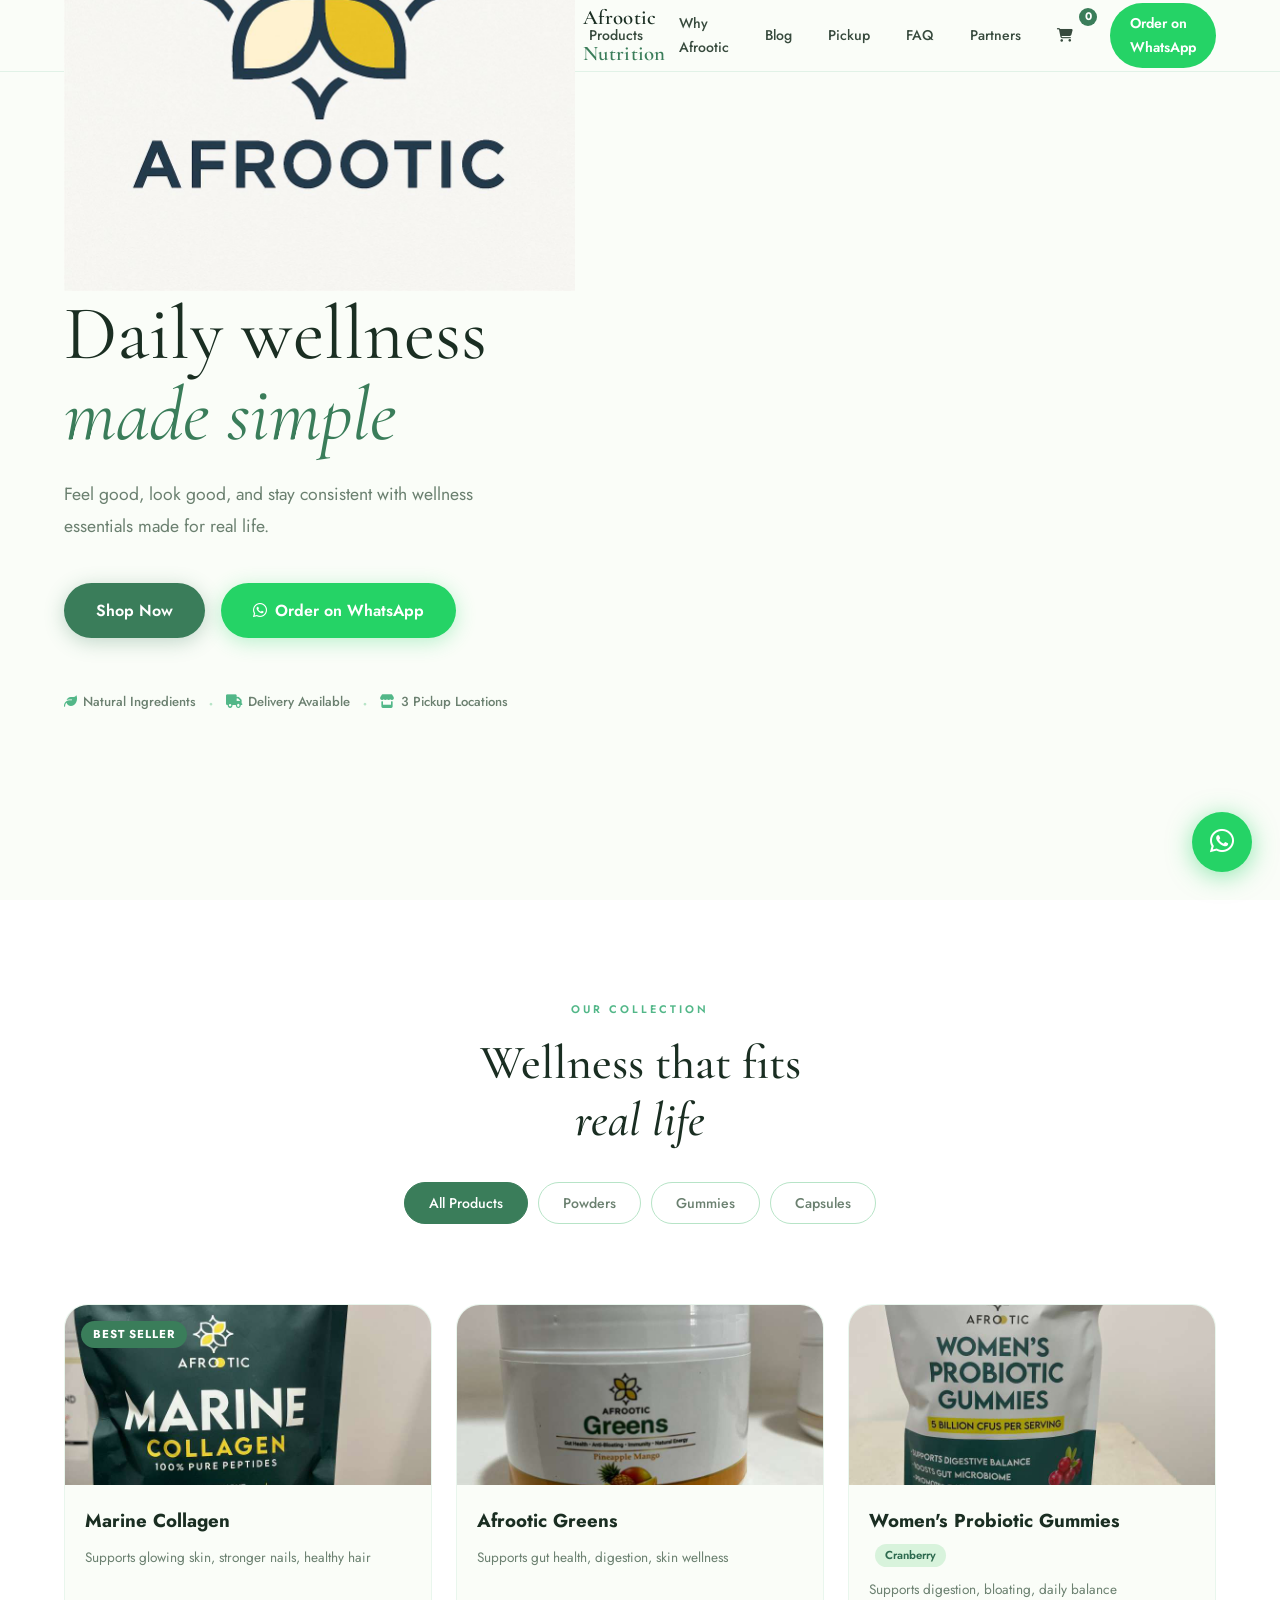
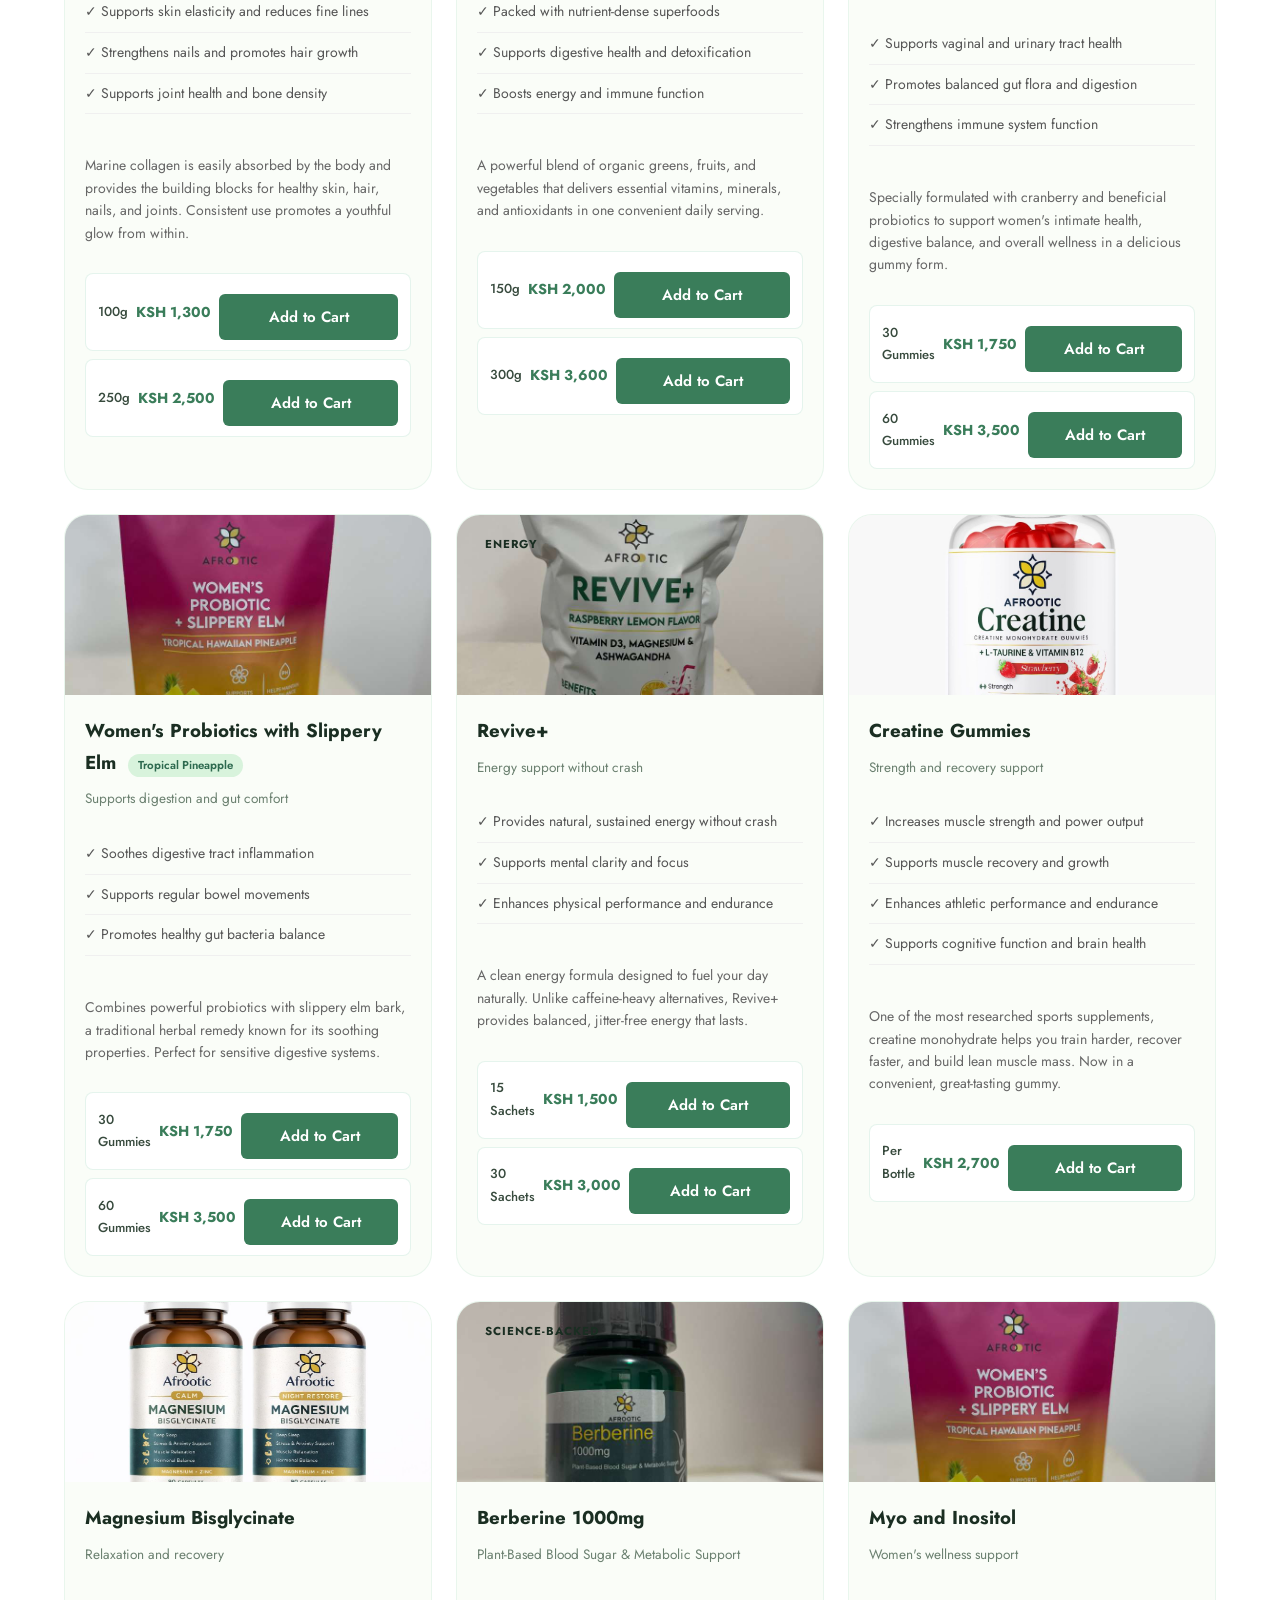
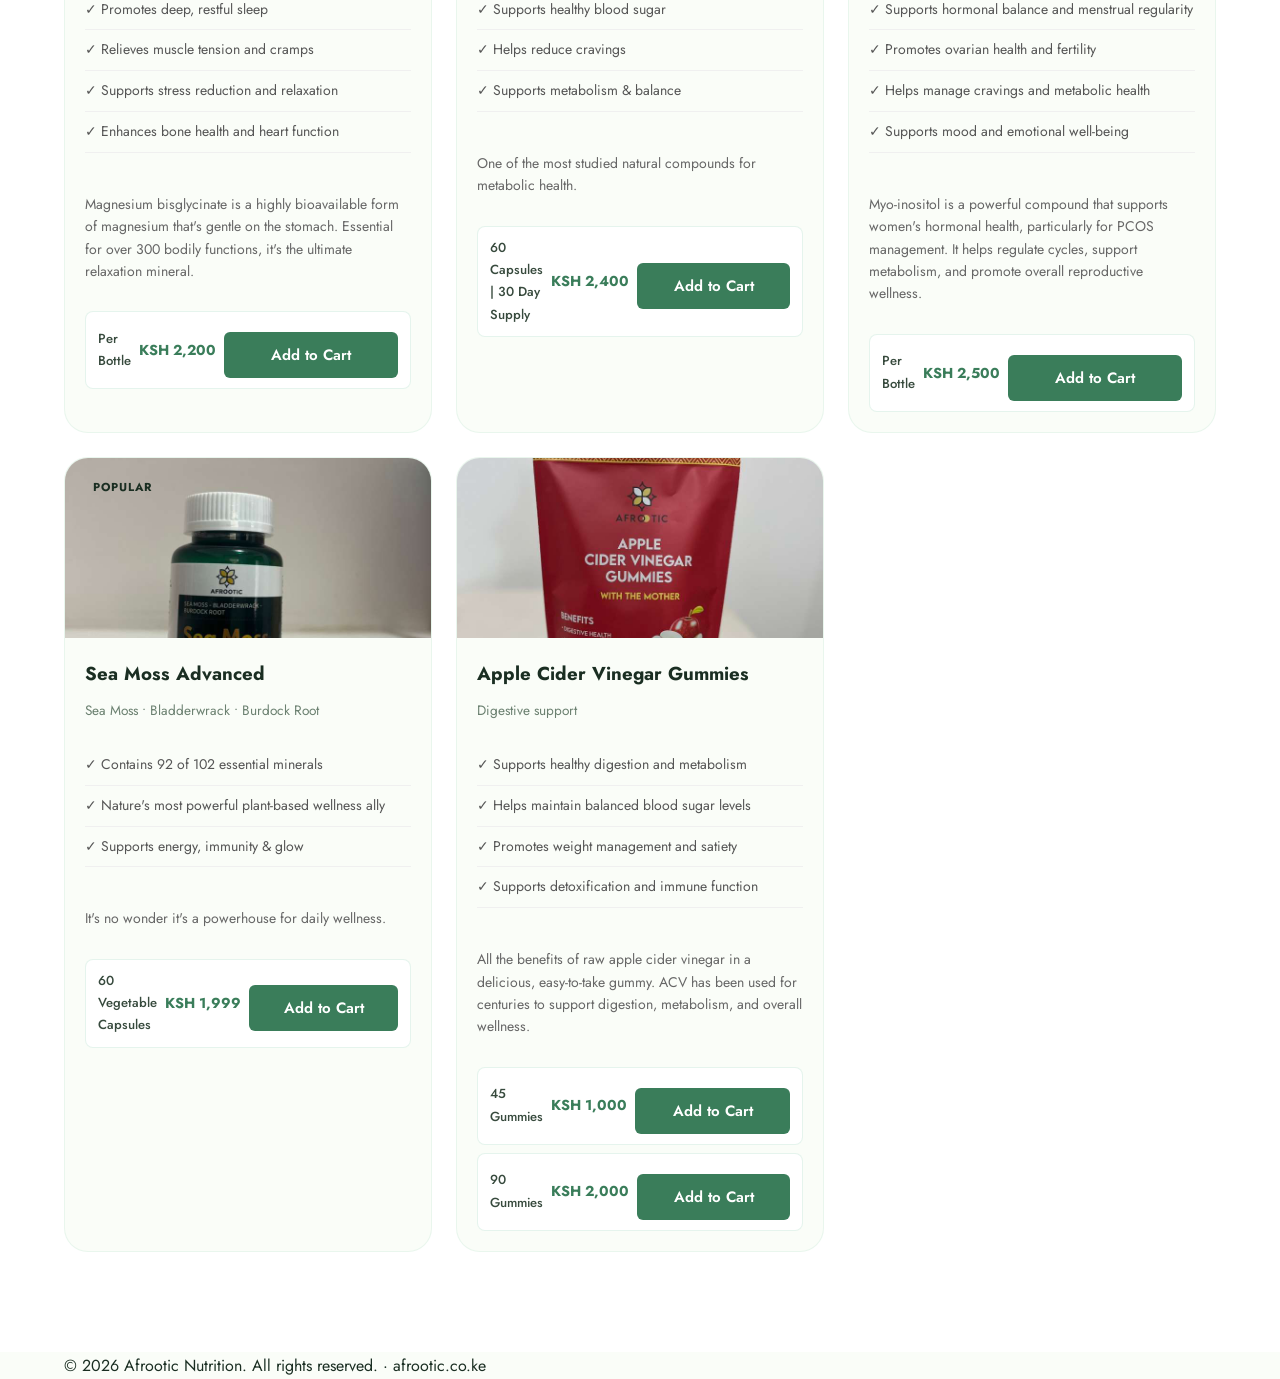
<file: index.html>
<!DOCTYPE html>
<html lang="en">
<head>
<meta charset="UTF-8" />
<meta name="viewport" content="width=device-width, initial-scale=1.0" />
<title>Afrootic Nutrition | Daily Wellness Made Simple</title>
<link rel="icon" type="image/x-icon" href="favicon.ico" />
<!-- Fonts -->
<link rel="preconnect" href="https://fonts.googleapis.com" />
<link rel="preconnect" href="https://fonts.gstatic.com" crossorigin />
<link href="https://fonts.googleapis.com/css2?family=Cormorant+Garamond:ital,wght@0,300;0,400;0,500;0,600;1,300;1,400&family=Jost:wght@300;400;500;600;700&display=swap" rel="stylesheet" />
<!-- Font Awesome -->
<link rel="stylesheet" href="https://cdn.jsdelivr.net/npm/@fortawesome/fontawesome-free@6.5.0/css/all.min.css" />
<!-- Main CSS -->
<link rel="stylesheet" href="css/style.css" />
</head>
<body>
<header id="navbar">
<div class="nav-container">
<a href="index.html" class="logo">
<img src="images/logo.jpg" alt="Afrootic Nutrition Logo" class="logo-img" />
<span class="logo-text">Afrootic <span>Nutrition</span></span>
</a>
<nav class="nav-links" id="navLinks">
<a href="#collection">Products</a>
<a href="#why">Why Afrootic</a>
<a href="#blog">Blog</a>
<a href="#pickup">Pickup</a>
<a href="#faq">FAQ</a>
<a href="opportunities.html">Partners</a>
<a href="cart.html" class="cart-icon"><i class="fas fa-shopping-cart"></i><span class="cart-count" id="cart-count">0</span></a>
<a href="https://wa.me/254745479845?text=Hi!%20I%27d%20like%20to%20order" target="_blank" class="nav-cta">Order on WhatsApp</a>
</nav>
<button class="hamburger" id="hamburger"><span></span><span></span><span></span></button>
</div>
</header>
<div class="mobile-overlay" id="mobileOverlay"></div>

<section class="hero" id="home">
<div class="hero-content">
<div class="hero-badge"><span class="badge-dot"></span>Premium Wellness · Made in Kenya</div>
<h1 class="hero-headline">Daily wellness<br /><em>made simple</em></h1>
<p class="hero-sub">Feel good, look good, and stay consistent with wellness essentials made for real life.</p>
<div class="hero-cta-group">
<a href="#collection" class="btn btn-primary">Shop Now</a>
<a href="https://wa.me/254745479845" target="_blank" class="btn btn-whatsapp"><i class="fab fa-whatsapp"></i> Order on WhatsApp</a>
</div>
<div class="hero-trust">
<div class="trust-item"><i class="fas fa-leaf"></i> Natural Ingredients</div>
<div class="trust-divider">·</div>
<div class="trust-item"><i class="fas fa-truck"></i> Delivery Available</div>
<div class="trust-divider">·</div>
<div class="trust-item"><i class="fas fa-store"></i> 3 Pickup Locations</div>
</div>
</div>
</section>

<section class="collection-intro" id="collection">
<div class="container">
<div class="section-tag">OUR COLLECTION</div>
<h2 class="section-title">Wellness that fits<br /><em>real life</em></h2>
<div class="category-pills">
<button class="pill active" data-filter="all">All Products</button>
<button class="pill" data-filter="powder">Powders</button>
<button class="pill" data-filter="gummies">Gummies</button>
<button class="pill" data-filter="capsules">Capsules</button>
</div>
</div>
</section>

<section class="products" id="products">
<div class="container">
<div class="products-grid" id="productsGrid">

<!-- Marine Collagen -->
<div class="product-card" data-category="powder">
<div class="product-badge bestseller">Best Seller</div>
<div class="product-image-wrap">
<img src="images/marine-collagen-250g.jpg" alt="Marine Collagen" class="product-photo" loading="lazy" />
</div>
<div class="product-info">
<h3>Marine Collagen</h3>
<p class="product-benefit">Supports glowing skin, stronger nails, healthy hair</p>
<ul class="product-features">
<li>✓ Supports skin elasticity and reduces fine lines</li>
<li>✓ Strengthens nails and promotes hair growth</li>
<li>✓ Supports joint health and bone density</li>
</ul>
<p class="product-description">Marine collagen is easily absorbed by the body and provides the building blocks for healthy skin, hair, nails, and joints. Consistent use promotes a youthful glow from within.</p>
<div class="product-variants">
<div class="variant"><span class="variant-size">100g</span><span class="variant-price">KSH 1,300</span><button class="add-to-cart-btn" data-id="1" data-name="Marine Collagen 100g" data-price="1300" data-image="images/marine-collagen-250g.jpg">Add to Cart</button></div>
<div class="variant"><span class="variant-size">250g</span><span class="variant-price">KSH 2,500</span><button class="add-to-cart-btn" data-id="2" data-name="Marine Collagen 250g" data-price="2500" data-image="images/marine-collagen-250g.jpg">Add to Cart</button></div>
</div>
</div>
</div>

<!-- Afrootic Greens -->
<div class="product-card" data-category="powder">
<div class="product-image-wrap"><img src="images/greens-pineapple-mango.jpg" alt="Afrootic Greens" class="product-photo" loading="lazy" /></div>
<div class="product-info">
<h3>Afrootic Greens</h3>
<p class="product-benefit">Supports gut health, digestion, skin wellness</p>
<ul class="product-features">
<li>✓ Packed with nutrient-dense superfoods</li>
<li>✓ Supports digestive health and detoxification</li>
<li>✓ Boosts energy and immune function</li>
</ul>
<p class="product-description">A powerful blend of organic greens, fruits, and vegetables that delivers essential vitamins, minerals, and antioxidants in one convenient daily serving.</p>
<div class="product-variants">
<div class="variant"><span class="variant-size">150g</span><span class="variant-price">KSH 2,000</span><button class="add-to-cart-btn" data-id="3" data-name="Afrootic Greens 150g" data-price="2000" data-image="images/greens-pineapple-mango.jpg">Add to Cart</button></div>
<div class="variant"><span class="variant-size">300g</span><span class="variant-price">KSH 3,600</span><button class="add-to-cart-btn" data-id="4" data-name="Afrootic Greens 300g" data-price="3600" data-image="images/greens-pineapple-mango.jpg">Add to Cart</button></div>
</div>
</div>
</div>

<!-- Probiotic Gummies Cranberry -->
<div class="product-card" data-category="gummies">
<div class="product-image-wrap"><img src="images/probiotic-cranberry.jpg" alt="Probiotic Gummies" class="product-photo" loading="lazy" /></div>
<div class="product-info">
<h3>Women's Probiotic Gummies <span class="flavor-tag">Cranberry</span></h3>
<p class="product-benefit">Supports digestion, bloating, daily balance</p>
<ul class="product-features">
<li>✓ Supports vaginal and urinary tract health</li>
<li>✓ Promotes balanced gut flora and digestion</li>
<li>✓ Strengthens immune system function</li>
</ul>
<p class="product-description">Specially formulated with cranberry and beneficial probiotics to support women's intimate health, digestive balance, and overall wellness in a delicious gummy form.</p>
<div class="product-variants">
<div class="variant"><span class="variant-size">30 Gummies</span><span class="variant-price">KSH 1,750</span><button class="add-to-cart-btn" data-id="5" data-name="Probiotic Gummies Cranberry 30ct" data-price="1750" data-image="images/probiotic-cranberry.jpg">Add to Cart</button></div>
<div class="variant"><span class="variant-size">60 Gummies</span><span class="variant-price">KSH 3,500</span><button class="add-to-cart-btn" data-id="6" data-name="Probiotic Gummies Cranberry 60ct" data-price="3500" data-image="images/probiotic-cranberry.jpg">Add to Cart</button></div>
</div>
</div>
</div>

<!-- Probiotics Slippery Elm -->
<div class="product-card" data-category="gummies">
<div class="product-image-wrap"><img src="images/probiotic-slippery-elm.jpg" alt="Slippery Elm" class="product-photo" loading="lazy" /></div>
<div class="product-info">
<h3>Women's Probiotics with Slippery Elm <span class="flavor-tag">Tropical Pineapple</span></h3>
<p class="product-benefit">Supports digestion and gut comfort</p>
<ul class="product-features">
<li>✓ Soothes digestive tract inflammation</li>
<li>✓ Supports regular bowel movements</li>
<li>✓ Promotes healthy gut bacteria balance</li>
</ul>
<p class="product-description">Combines powerful probiotics with slippery elm bark, a traditional herbal remedy known for its soothing properties. Perfect for sensitive digestive systems.</p>
<div class="product-variants">
<div class="variant"><span class="variant-size">30 Gummies</span><span class="variant-price">KSH 1,750</span><button class="add-to-cart-btn" data-id="7" data-name="Probiotic Slippery Elm 30ct" data-price="1750" data-image="images/probiotic-slippery-elm.jpg">Add to Cart</button></div>
<div class="variant"><span class="variant-size">60 Gummies</span><span class="variant-price">KSH 3,500</span><button class="add-to-cart-btn" data-id="8" data-name="Probiotic Slippery Elm 60ct" data-price="3500" data-image="images/probiotic-slippery-elm.jpg">Add to Cart</button></div>
</div>
</div>
</div>

<!-- Revive+ -->
<div class="product-card" data-category="powder">
<div class="product-badge new">Energy</div>
<div class="product-image-wrap"><img src="images/revive-plus-2.jpg" alt="Revive+" class="product-photo" loading="lazy" /></div>
<div class="product-info">
<h3>Revive+</h3>
<p class="product-benefit">Energy support without crash</p>
<ul class="product-features">
<li>✓ Provides natural, sustained energy without crash</li>
<li>✓ Supports mental clarity and focus</li>
<li>✓ Enhances physical performance and endurance</li>
</ul>
<p class="product-description">A clean energy formula designed to fuel your day naturally. Unlike caffeine-heavy alternatives, Revive+ provides balanced, jitter-free energy that lasts.</p>
<div class="product-variants">
<div class="variant"><span class="variant-size">15 Sachets</span><span class="variant-price">KSH 1,500</span><button class="add-to-cart-btn" data-id="9" data-name="Revive+ 15 Sachets" data-price="1500" data-image="images/revive-plus-2.jpg">Add to Cart</button></div>
<div class="variant"><span class="variant-size">30 Sachets</span><span class="variant-price">KSH 3,000</span><button class="add-to-cart-btn" data-id="10" data-name="Revive+ 30 Sachets" data-price="3000" data-image="images/revive-plus-2.jpg">Add to Cart</button></div>
</div>
</div>
</div>

<!-- Creatine Gummies -->
<div class="product-card" data-category="gummies">
<div class="product-image-wrap"><img src="images/creatine-gummies.jpg" alt="Creatine Gummies" class="product-photo" loading="lazy" /></div>
<div class="product-info">
<h3>Creatine Gummies</h3>
<p class="product-benefit">Strength and recovery support</p>
<ul class="product-features">
<li>✓ Increases muscle strength and power output</li>
<li>✓ Supports muscle recovery and growth</li>
<li>✓ Enhances athletic performance and endurance</li>
<li>✓ Supports cognitive function and brain health</li>
</ul>
<p class="product-description">One of the most researched sports supplements, creatine monohydrate helps you train harder, recover faster, and build lean muscle mass. Now in a convenient, great-tasting gummy.</p>
<div class="product-variants single">
<div class="variant"><span class="variant-size">Per Bottle</span><span class="variant-price">KSH 2,700</span><button class="add-to-cart-btn" data-id="11" data-name="Creatine Gummies" data-price="2700" data-image="images/creatine-gummies.jpg">Add to Cart</button></div>
</div>
</div>
</div>

<!-- Magnesium Bisglycinate -->
<div class="product-card" data-category="capsules">
<div class="product-image-wrap"><img src="images/magnesium-bisglycinate.jpg" alt="Magnesium Bisglycinate" class="product-photo" loading="lazy" /></div>
<div class="product-info">
<h3>Magnesium Bisglycinate</h3>
<p class="product-benefit">Relaxation and recovery</p>
<ul class="product-features">
<li>✓ Promotes deep, restful sleep</li>
<li>✓ Relieves muscle tension and cramps</li>
<li>✓ Supports stress reduction and relaxation</li>
<li>✓ Enhances bone health and heart function</li>
</ul>
<p class="product-description">Magnesium bisglycinate is a highly bioavailable form of magnesium that's gentle on the stomach. Essential for over 300 bodily functions, it's the ultimate relaxation mineral.</p>
<div class="product-variants single">
<div class="variant"><span class="variant-size">Per Bottle</span><span class="variant-price">KSH 2,200</span><button class="add-to-cart-btn" data-id="12" data-name="Magnesium Bisglycinate" data-price="2200" data-image="images/magnesium-bisglycinate.jpg">Add to Cart</button></div>
</div>
</div>
</div>

<!-- Berberine 1000mg -->
<div class="product-card" data-category="capsules">
<div class="product-badge science">Science-Backed</div>
<div class="product-image-wrap"><img src="images/berberine-1000mg.jpg" alt="Berberine 1000mg" class="product-photo" loading="lazy" /></div>
<div class="product-info">
<h3>Berberine 1000mg</h3>
<p class="product-benefit">Plant-Based Blood Sugar & Metabolic Support</p>
<ul class="product-features">
<li>✓ Supports healthy blood sugar</li>
<li>✓ Helps reduce cravings</li>
<li>✓ Supports metabolism & balance</li>
</ul>
<p class="product-description">One of the most studied natural compounds for metabolic health.</p>
<div class="product-variants single">
<div class="variant"><span class="variant-size">60 Capsules | 30 Day Supply</span><span class="variant-price">KSH 2,400</span><button class="add-to-cart-btn" data-id="13" data-name="Berberine 1000mg" data-price="2400" data-image="images/berberine-1000mg.jpg">Add to Cart</button></div>
</div>
</div>
</div>

<!-- Myo and Inositol -->
<div class="product-card" data-category="capsules">
<div class="product-image-wrap"><img src="images/probiotic-slippery-elm.jpg" alt="Myo and Inositol" class="product-photo" loading="lazy" /></div>
<div class="product-info">
<h3>Myo and Inositol</h3>
<p class="product-benefit">Women's wellness support</p>
<ul class="product-features">
<li>✓ Supports hormonal balance and menstrual regularity</li>
<li>✓ Promotes ovarian health and fertility</li>
<li>✓ Helps manage cravings and metabolic health</li>
<li>✓ Supports mood and emotional well-being</li>
</ul>
<p class="product-description">Myo-inositol is a powerful compound that supports women's hormonal health, particularly for PCOS management. It helps regulate cycles, support metabolism, and promote overall reproductive wellness.</p>
<div class="product-variants single">
<div class="variant"><span class="variant-size">Per Bottle</span><span class="variant-price">KSH 2,500</span><button class="add-to-cart-btn" data-id="14" data-name="Myo and Inositol" data-price="2500" data-image="images/probiotic-slippery-elm.jpg">Add to Cart</button></div>
</div>
</div>
</div>

<!-- Sea Moss Advanced -->
<div class="product-card" data-category="capsules">
<div class="product-badge popular">Popular</div>
<div class="product-image-wrap"><img src="images/sea-moss-advanced.jpg" alt="Sea Moss Advanced" class="product-photo" loading="lazy" /></div>
<div class="product-info">
<h3>Sea Moss Advanced</h3>
<p class="product-benefit">Sea Moss • Bladderwrack • Burdock Root</p>
<ul class="product-features">
<li>✓ Contains 92 of 102 essential minerals</li>
<li>✓ Nature's most powerful plant-based wellness ally</li>
<li>✓ Supports energy, immunity & glow</li>
</ul>
<p class="product-description">It's no wonder it's a powerhouse for daily wellness.</p>
<div class="product-variants single">
<div class="variant"><span class="variant-size">60 Vegetable Capsules</span><span class="variant-price">KSH 1,999</span><button class="add-to-cart-btn" data-id="15" data-name="Sea Moss Advanced" data-price="1999" data-image="images/sea-moss-advanced.jpg">Add to Cart</button></div>
</div>
</div>
</div>

<!-- ACV Gummies 45ct -->
<div class="product-card" data-category="gummies">
<div class="product-image-wrap"><img src="images/acv-gummies-90.jpg" alt="ACV Gummies" class="product-photo" loading="lazy" /></div>
<div class="product-info">
<h3>Apple Cider Vinegar Gummies</h3>
<p class="product-benefit">Digestive support</p>
<ul class="product-features">
<li>✓ Supports healthy digestion and metabolism</li>
<li>✓ Helps maintain balanced blood sugar levels</li>
<li>✓ Promotes weight management and satiety</li>
<li>✓ Supports detoxification and immune function</li>
</ul>
<p class="product-description">All the benefits of raw apple cider vinegar in a delicious, easy-to-take gummy. ACV has been used for centuries to support digestion, metabolism, and overall wellness.</p>
<div class="product-variants">
<div class="variant"><span class="variant-size">45 Gummies</span><span class="variant-price">KSH 1,000</span><button class="add-to-cart-btn" data-id="16" data-name="ACV Gummies 45ct" data-price="1000" data-image="images/acv-gummies-90.jpg">Add to Cart</button></div>
<div class="variant"><span class="variant-size">90 Gummies</span><span class="variant-price">KSH 2,000</span><button class="add-to-cart-btn" data-id="17" data-name="ACV Gummies 90ct" data-price="2000" data-image="images/acv-gummies-90.jpg">Add to Cart</button></div>
</div>
</div>
</div>

</div><!-- /.products-grid -->
</div>
</section>

<footer class="footer">
<div class="container">
<div class="footer-bottom">
<p>© 2025 Afrootic Nutrition. All rights reserved. · <a href="https://afrootic.co.ke">afrootic.co.ke</a></p>
</div>
</div>
</footer>

<a href="https://wa.me/254745479845" target="_blank" class="whatsapp-float"><i class="fab fa-whatsapp"></i></a>

<script src="js/main.js"></script>
<script src="js/cart.js"></script>
</body>
</html>
</file>
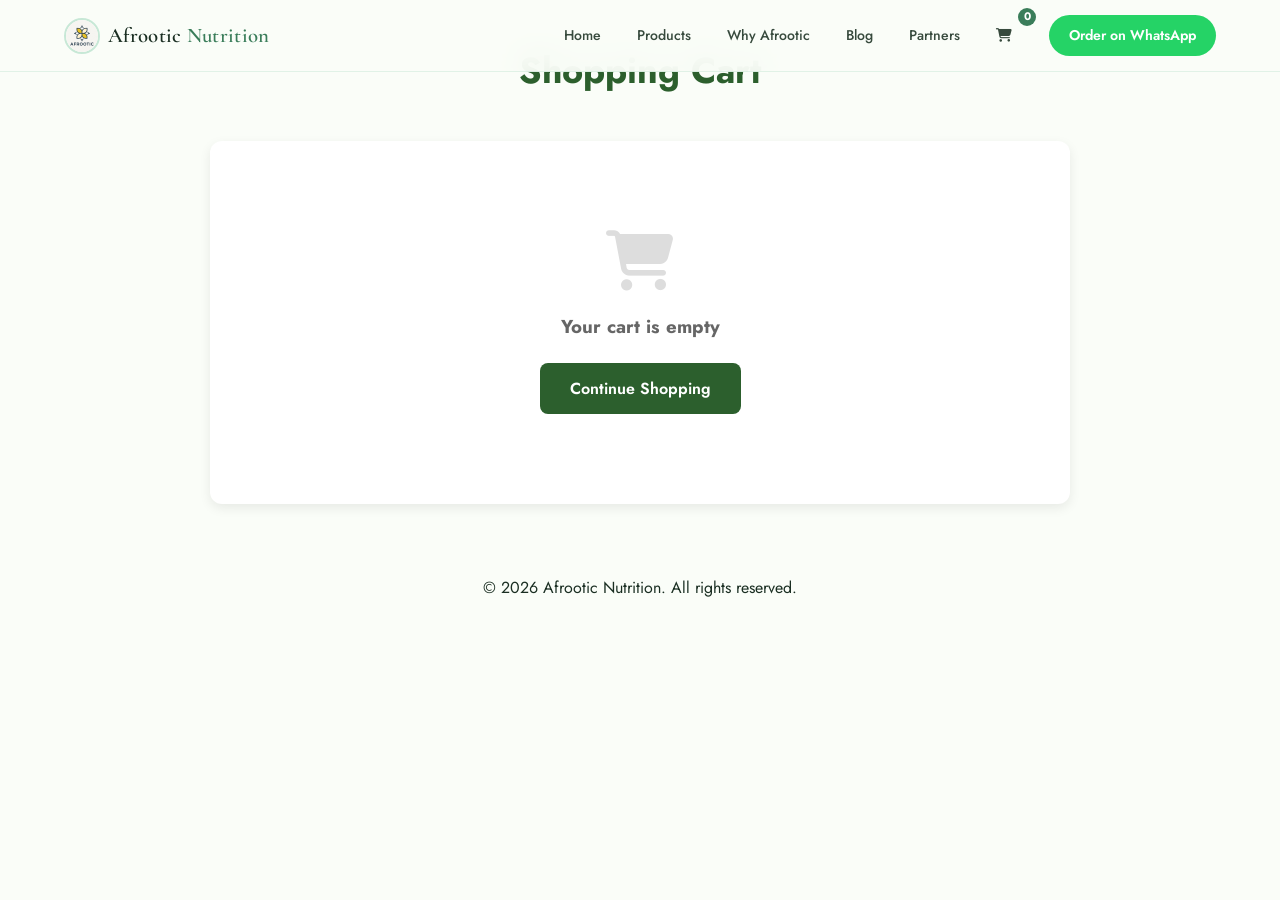
<file: cart.html>
<!DOCTYPE html>
<html lang="en">
<head>
    <meta charset="UTF-8">
    <meta name="viewport" content="width=device-width, initial-scale=1.0">
    <title>Shopping Cart - Afrootic Nutrition</title>
    <link rel="preconnect" href="https://fonts.googleapis.com" />
    <link rel="preconnect" href="https://fonts.gstatic.com" crossorigin />
    <link href="https://fonts.googleapis.com/css2?family=Cormorant+Garamond:ital,wght@0,300;0,400;0,500;0,600;1,300;1,400&family=Jost:wght@300;400;500;600;700&display=swap" rel="stylesheet" />
    <link rel="stylesheet" href="https://cdn.jsdelivr.net/npm/@fortawesome/fontawesome-free@6.5.0/css/all.min.css" />
    <link rel="stylesheet" href="css/style.css" />
    <link rel="stylesheet" href="css/animations.css" />
    <style>
        .cart-page-container {
            max-width: 900px;
            margin: 0 auto;
            padding: 40px 20px;
            min-height: 60vh;
        }
        .cart-page-title {
            text-align: center;
            font-size: 36px;
            color: #2C5F2D;
            margin-bottom: 40px;
        }
        .cart-items-container {
            background: white;
            border-radius: 12px;
            padding: 30px;
            box-shadow: 0 4px 12px rgba(0,0,0,0.08);
            margin-bottom: 30px;
        }
        .cart-item {
            display: flex;
            align-items: center;
            gap: 20px;
            padding: 20px 0;
            border-bottom: 1px solid #eee;
        }
        .cart-item:last-child {
            border-bottom: none;
        }
        .cart-item-image {
            width: 80px;
            height: 80px;
            object-fit: cover;
            border-radius: 8px;
        }
        .cart-item-details {
            flex: 1;
        }
        .cart-item-name {
            font-size: 18px;
            font-weight: 600;
            color: #2C5F2D;
            margin: 0 0 5px 0;
        }
        .cart-item-price {
            color: #666;
            font-size: 14px;
        }
        .cart-item-quantity {
            display: flex;
            align-items: center;
            gap: 10px;
        }
        .qty-btn {
            width: 30px;
            height: 30px;
            border: 1px solid #ddd;
            background: white;
            border-radius: 4px;
            cursor: pointer;
            font-size: 16px;
        }
        .qty-btn:hover {
            background: #4CAF50;
            color: white;
            border-color: #4CAF50;
        }
        .cart-item-total {
            font-size: 18px;
            font-weight: 600;
            color: #2C5F2D;
            min-width: 100px;
            text-align: right;
        }
        .remove-item-btn {
            background: #f44336;
            color: white;
            border: none;
            padding: 8px 16px;
            border-radius: 6px;
            cursor: pointer;
            font-size: 14px;
        }
        .remove-item-btn:hover {
            background: #d32f2f;
        }
        .cart-summary {
            background: white;
            border-radius: 12px;
            padding: 30px;
            box-shadow: 0 4px 12px rgba(0,0,0,0.08);
        }
        .cart-total-row {
            display: flex;
            justify-content: space-between;
            padding: 15px 0;
            border-bottom: 1px solid #eee;
            font-size: 18px;
        }
        .cart-total-row.final {
            border-bottom: none;
            font-size: 24px;
            font-weight: 700;
            color: #2C5F2D;
        }
        .checkout-btn {
            width: 100%;
            padding: 15px;
            background: #4CAF50;
            color: white;
            border: none;
            border-radius: 8px;
            font-size: 18px;
            font-weight: 600;
            cursor: pointer;
            margin-top: 20px;
            transition: all 0.3s;
        }
        .checkout-btn:hover {
            background: #45a049;
            transform: translateY(-2px);
            box-shadow: 0 4px 12px rgba(76, 175, 80, 0.3);
        }
        .empty-cart-message {
            text-align: center;
            padding: 60px 20px;
        }
        .empty-cart-message i {
            font-size: 60px;
            color: #ddd;
            margin-bottom: 20px;
        }
        .empty-cart-message h3 {
            color: #666;
            margin-bottom: 20px;
        }
        .continue-shopping-btn {
            display: inline-block;
            padding: 12px 30px;
            background: #2C5F2D;
            color: white;
            text-decoration: none;
            border-radius: 8px;
            font-weight: 600;
        }
        @media (max-width: 768px) {
            .cart-item {
                flex-wrap: wrap;
            }
            .cart-item-total {
                width: 100%;
                text-align: left;
                margin-top: 10px;
            }
        }
    </style>
</head>
<body>
    <!-- Navigation -->
    <header id="navbar">
        <div class="nav-container">
            <a href="index.html" class="logo">
                <img src="images/logo.jpg" alt="Afrootic Nutrition Logo" class="logo-img" />
                <span class="logo-text">Afrootic <span>Nutrition</span></span>
            </a>
            <nav class="nav-links" id="navLinks">
                <a href="index.html">Home</a>
                <a href="index.html#collection">Products</a>
                <a href="index.html#why">Why Afrootic</a>
                <a href="index.html#blog">Blog</a>
                <a href="opportunities.html">Partners</a>
                <a href="cart.html" class="cart-icon">
                    <i class="fas fa-shopping-cart"></i>
                    <span class="cart-count" id="cart-count">0</span>
                </a>
                <a href="https://wa.me/254745479845" target="_blank" class="nav-cta">Order on WhatsApp</a>
            </nav>
            <button class="hamburger" id="hamburger" aria-label="Open menu">
                <span></span><span></span><span></span>
            </button>
        </div>
    </header>

    <!-- Cart Page Content -->
    <div class="cart-page-container">
        <h1 class="cart-page-title">Shopping Cart</h1>
        
        <div id="cart-content">
            <!-- Cart items will be loaded here by JavaScript -->
        </div>
    </div>

    <!-- Footer -->
    <footer class="footer">
        <div class="container">
            <div class="footer-bottom" style="text-align: center;">
                <p>© 2025 Afrootic Nutrition. All rights reserved.</p>
            </div>
        </div>
    </footer>

    <!-- Scripts -->
    <script src="js/main.js"></script>
    <script src="js/cart.js"></script>
    <script>
        // Cart Page Specific JavaScript
        document.addEventListener('DOMContentLoaded', () => {
            loadCartPage();
        });

        function loadCartPage() {
            const cartContent = document.getElementById('cart-content');
            const cart = JSON.parse(localStorage.getItem('afrooticCart')) || [];

            if (cart.length === 0) {
                cartContent.innerHTML = `
                    <div class="cart-items-container">
                        <div class="empty-cart-message">
                            <i class="fas fa-shopping-cart"></i>
                            <h3>Your cart is empty</h3>
                            <a href="index.html#collection" class="continue-shopping-btn">Continue Shopping</a>
                        </div>
                    </div>
                `;
                return;
            }

            let total = 0;
            let itemsHTML = '<div class="cart-items-container">';

            cart.forEach(item => {
                const itemTotal = item.price * item.quantity;
                total += itemTotal;

                itemsHTML += `
                    <div class="cart-item">
                        <img src="${item.image}" alt="${item.name}" class="cart-item-image" onerror="this.src='images/logo.jpg'">
                        <div class="cart-item-details">
                            <h4 class="cart-item-name">${item.name}</h4>
                            <p class="cart-item-price">KSH ${item.price.toLocaleString()} each</p>
                            <div class="cart-item-quantity">
                                <button class="qty-btn" onclick="decreaseQuantity(${item.id})">-</button>
                                <span>${item.quantity}</span>
                                <button class="qty-btn" onclick="increaseQuantity(${item.id})">+</button>
                            </div>
                        </div>
                        <div class="cart-item-total">KSH ${itemTotal.toLocaleString()}</div>
                        <button class="remove-item-btn" onclick="removeFromCart(${item.id})">Remove</button>
                    </div>
                `;
            });

            itemsHTML += '</div>';

            itemsHTML += `
                <div class="cart-summary">
                    <div class="cart-total-row">
                        <span>Subtotal</span>
                        <span>KSH ${total.toLocaleString()}</span>
                    </div>
                    <div class="cart-total-row">
                        <span>Delivery</span>
                        <span>Calculated at checkout</span>
                    </div>
                    <div class="cart-total-row final">
                        <span>Total</span>
                        <span>KSH ${total.toLocaleString()}</span>
                    </div>
                    <button class="checkout-btn" onclick="checkoutWhatsApp()">
                        <i class="fab fa-whatsapp"></i> Complete Order on WhatsApp
                    </button>
                </div>
            `;

            cartContent.innerHTML = itemsHTML;
            updateCartCount();
        }

        function increaseQuantity(id) {
            let cart = JSON.parse(localStorage.getItem('afrooticCart')) || [];
            const item = cart.find(item => item.id === id);
            if (item) {
                item.quantity += 1;
                localStorage.setItem('afrooticCart', JSON.stringify(cart));
                loadCartPage();
                updateCartCount();
            }
        }

        function decreaseQuantity(id) {
            let cart = JSON.parse(localStorage.getItem('afrooticCart')) || [];
            const item = cart.find(item => item.id === id);
            if (item && item.quantity > 1) {
                item.quantity -= 1;
                localStorage.setItem('afrooticCart', JSON.stringify(cart));
                loadCartPage();
                updateCartCount();
            }
        }

        function removeFromCart(id) {
            let cart = JSON.parse(localStorage.getItem('afrooticCart')) || [];
            cart = cart.filter(item => item.id !== id);
            localStorage.setItem('afrooticCart', JSON.stringify(cart));
            loadCartPage();
            updateCartCount();
        }

        function checkoutWhatsApp() {
            let cart = JSON.parse(localStorage.getItem('afrooticCart')) || [];
            if (cart.length === 0) {
                alert('Your cart is empty!');
                return;
            }

            let message = 'Hi! I would like to order:%0A%0A';
            let total = 0;

            cart.forEach(item => {
                const itemTotal = item.price * item.quantity;
                total += itemTotal;
                message += `• ${item.name} x ${item.quantity} - KSH ${itemTotal.toLocaleString()}%0A`;
            });

            message += `%0A*Total: KSH ${total.toLocaleString()}*`;
            message += '%0A%0APlease confirm my order.';

            window.open(`https://wa.me/254745479845?text=${message}`, '_blank');
        }

        function updateCartCount() {
            const countElement = document.getElementById('cart-count');
            if (countElement) {
                const cart = JSON.parse(localStorage.getItem('afrooticCart')) || [];
                const totalItems = cart.reduce((sum, item) => sum + item.quantity, 0);
                countElement.textContent = totalItems;
            }
        }
    </script>
</body>
</html>
</file>
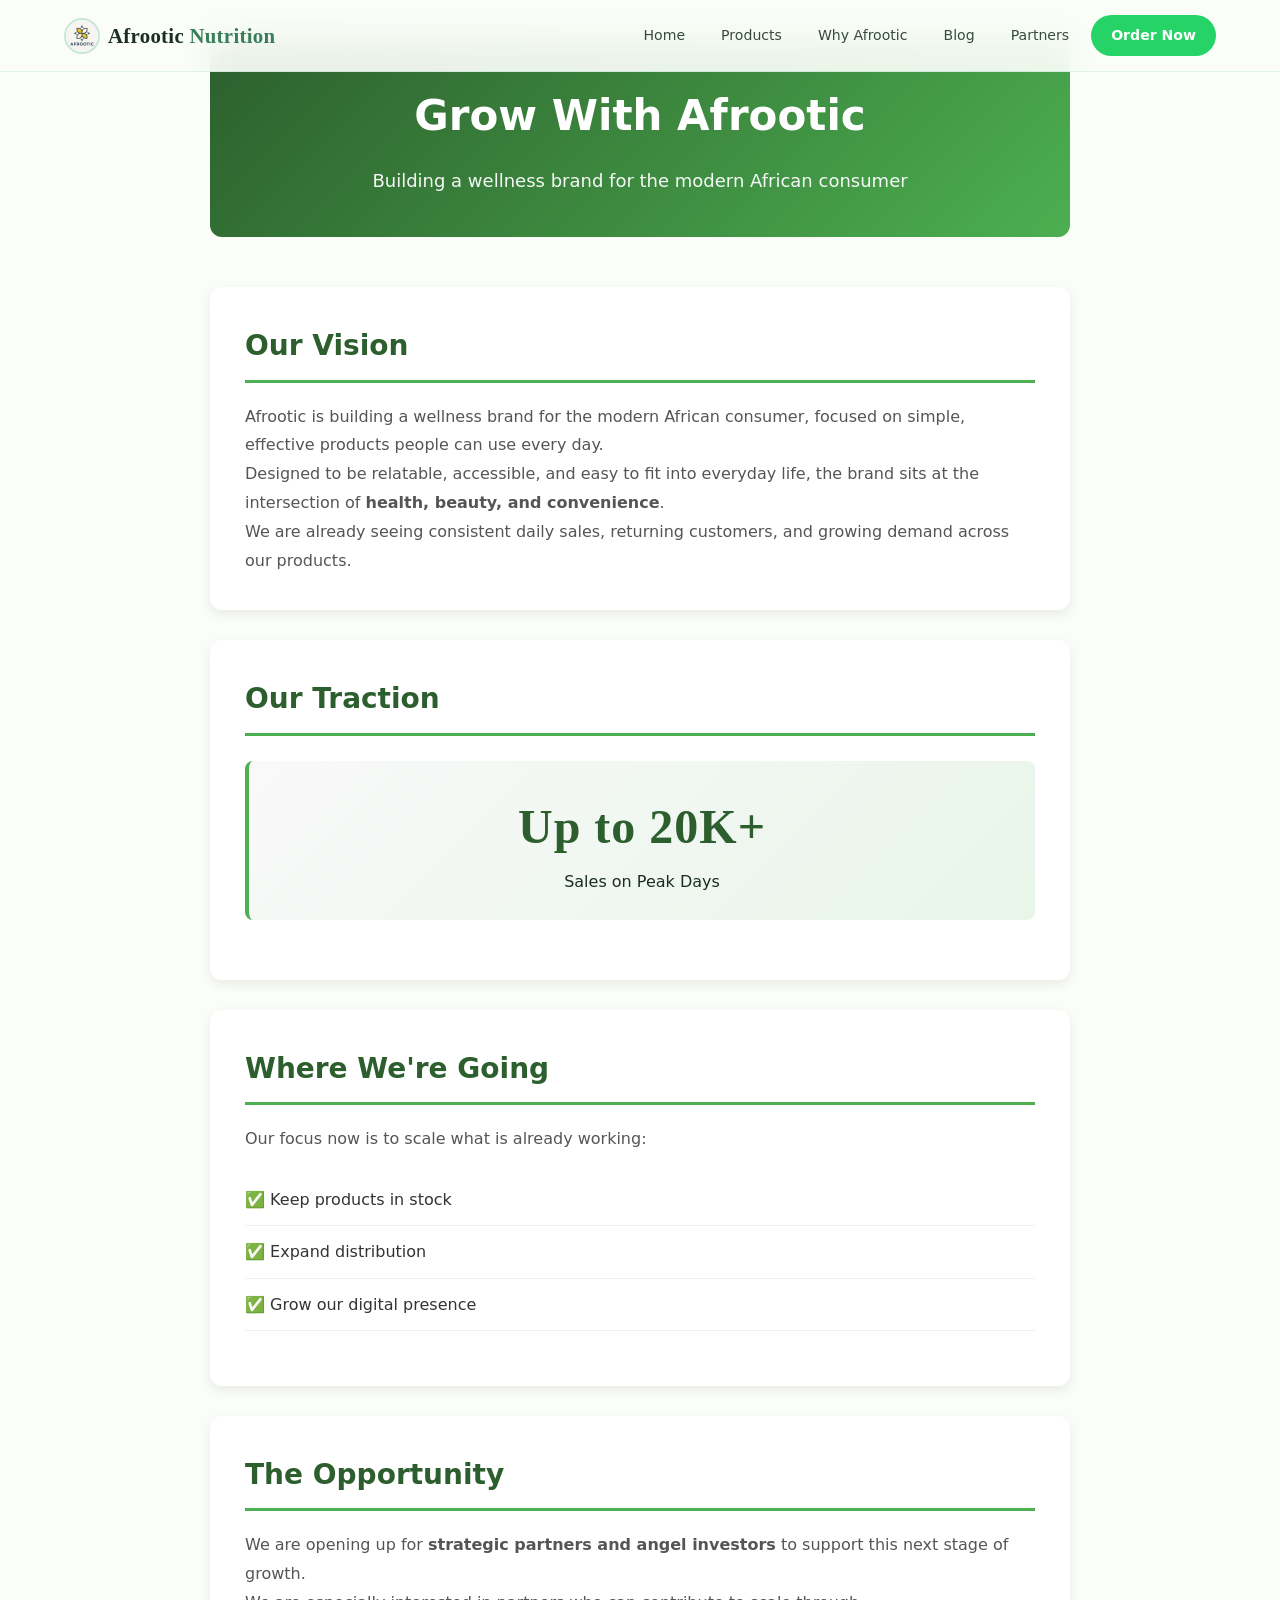
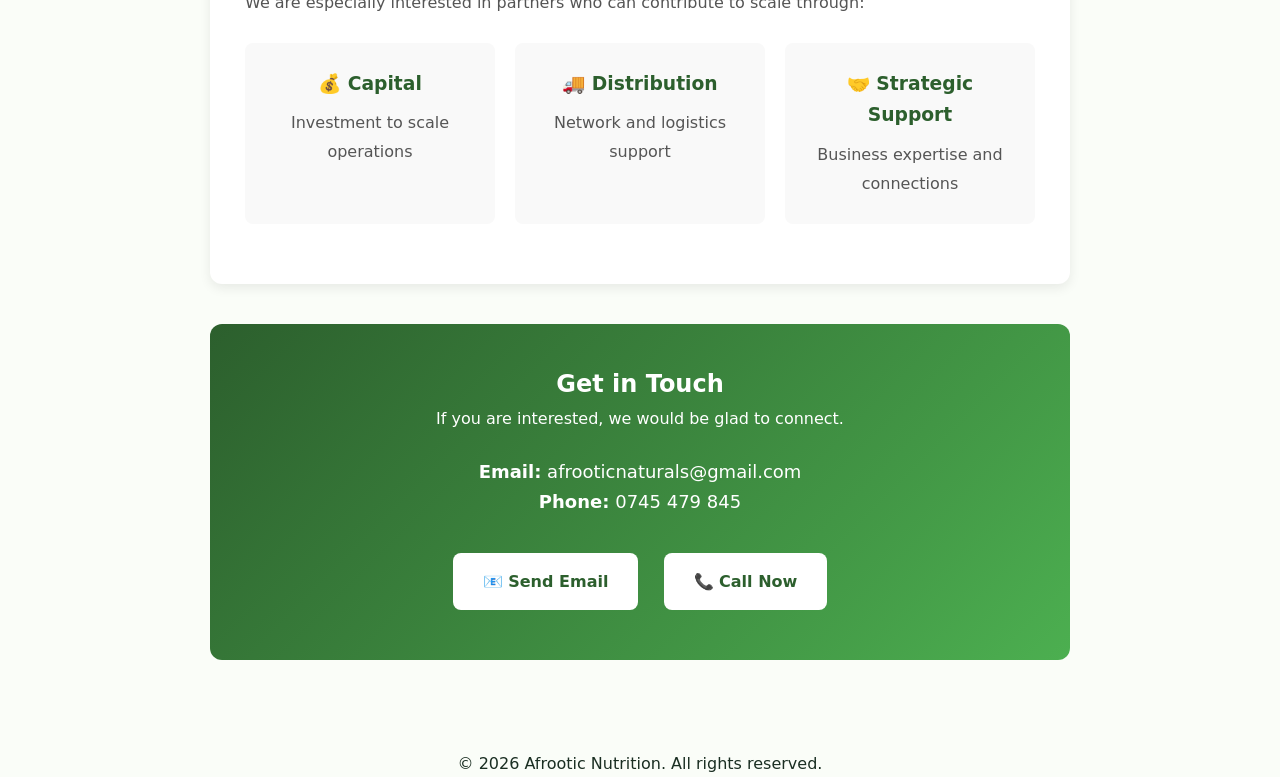
<file: opportunities.html>
<!DOCTYPE html>
<html lang="en">
<head>
    <meta charset="UTF-8">
    <meta name="viewport" content="width=device-width, initial-scale=1.0">
    <title>Grow With Afrootic - Partnership Opportunities</title>
    <link rel="stylesheet" href="css/style.css" />
    <link rel="stylesheet" href="css/animations.css" />
    <style>
        .opp-container {
            max-width: 900px;
            margin: 0 auto;
            padding: 40px 20px;
        }
        .opp-header {
            text-align: center;
            margin-bottom: 50px;
            padding: 40px 20px;
            background: linear-gradient(135deg, #2C5F2D 0%, #4CAF50 100%);
            border-radius: 12px;
            color: white;
        }
        .opp-header h1 {
            font-size: 42px;
            margin: 0 0 15px 0;
        }
        .opp-section {
            background: white;
            padding: 35px;
            border-radius: 12px;
            margin-bottom: 30px;
            box-shadow: 0 4px 12px rgba(0,0,0,0.08);
        }
        .opp-section h2 {
            color: #2C5F2D;
            margin-top: 0;
            font-size: 28px;
            border-bottom: 3px solid #4CAF50;
            padding-bottom: 10px;
            margin-bottom: 20px;
        }
        .opp-section p {
            color: #555;
            line-height: 1.8;
            font-size: 16px;
        }
        .stat-highlight {
            background: linear-gradient(135deg, #f9f9f9 0%, #e8f5e9 100%);
            padding: 25px;
            border-radius: 8px;
            text-align: center;
            margin: 25px 0;
            border-left: 4px solid #4CAF50;
        }
        .stat-number {
            font-size: 48px;
            font-weight: bold;
            color: #2C5F2D;
        }
        .goals-list {
            list-style: none;
            padding: 0;
            margin: 20px 0;
        }
        .goals-list li {
            padding: 12px 0;
            font-size: 16px;
            color: #333;
            border-bottom: 1px solid #eee;
        }
        .opportunity-types {
            display: grid;
            grid-template-columns: repeat(auto-fit, minmax(250px, 1fr));
            gap: 20px;
            margin: 25px 0;
        }
        .opp-type {
            background: #f9f9f9;
            padding: 25px;
            border-radius: 8px;
            text-align: center;
        }
        .opp-type h3 {
            color: #2C5F2D;
            margin: 0 0 10px 0;
        }
        .contact-box {
            background: linear-gradient(135deg, #2C5F2D 0%, #4CAF50 100%);
            color: white;
            padding: 40px;
            border-radius: 12px;
            text-align: center;
            margin-top: 40px;
        }
        .contact-box h2 {
            color: white;
            margin-top: 0;
        }
        .contact-info {
            margin: 25px 0;
            font-size: 18px;
        }
        .contact-btn {
            display: inline-block;
            margin: 10px;
            padding: 15px 30px;
            background: white;
            color: #2C5F2D;
            text-decoration: none;
            border-radius: 8px;
            font-weight: bold;
        }
        @media (max-width: 768px) {
            .opp-header h1 { font-size: 32px; }
            .opportunity-types { grid-template-columns: 1fr; }
        }
    </style>
</head>
<body>
    <header id="navbar">
        <div class="nav-container">
            <a href="index.html" class="logo">
                <img src="images/logo.jpg" alt="Afrootic Nutrition Logo" class="logo-img" />
                <span class="logo-text">Afrootic <span>Nutrition</span></span>
            </a>
            <nav class="nav-links" id="navLinks">
                <a href="index.html">Home</a>
                <a href="index.html#collection">Products</a>
                <a href="index.html#why">Why Afrootic</a>
                <a href="index.html#blog">Blog</a>
                <a href="opportunities.html">Partners</a>
                <a href="https://wa.me/254745479845" target="_blank" class="nav-cta">Order Now</a>
            </nav>
        </div>
    </header>

    <div class="opp-container">
        <div class="opp-header">
            <h1>Grow With Afrootic</h1>
            <p style="font-size: 18px; opacity: 0.95;">Building a wellness brand for the modern African consumer</p>
        </div>

        <div class="opp-section">
            <h2>Our Vision</h2>
            <p>Afrootic is building a wellness brand for the modern African consumer, focused on simple, effective products people can use every day.</p>
            <p>Designed to be relatable, accessible, and easy to fit into everyday life, the brand sits at the intersection of <strong>health, beauty, and convenience</strong>.</p>
            <p>We are already seeing consistent daily sales, returning customers, and growing demand across our products.</p>
        </div>

        <div class="opp-section">
            <h2>Our Traction</h2>
            <div class="stat-highlight">
                <div class="stat-number">Up to 20K+</div>
                <div>Sales on Peak Days</div>
            </div>
        </div>

        <div class="opp-section">
            <h2>Where We're Going</h2>
            <p>Our focus now is to scale what is already working:</p>
            <ul class="goals-list">
                <li>✅ Keep products in stock</li>
                <li>✅ Expand distribution</li>
                <li>✅ Grow our digital presence</li>
            </ul>
        </div>

        <div class="opp-section">
            <h2>The Opportunity</h2>
            <p>We are opening up for <strong>strategic partners and angel investors</strong> to support this next stage of growth.</p>
            <p>We are especially interested in partners who can contribute to scale through:</p>
            <div class="opportunity-types">
                <div class="opp-type">
                    <h3>💰 Capital</h3>
                    <p>Investment to scale operations</p>
                </div>
                <div class="opp-type">
                    <h3>🚚 Distribution</h3>
                    <p>Network and logistics support</p>
                </div>
                <div class="opp-type">
                    <h3>🤝 Strategic Support</h3>
                    <p>Business expertise and connections</p>
                </div>
            </div>
        </div>

        <div class="contact-box">
            <h2>Get in Touch</h2>
            <p>If you are interested, we would be glad to connect.</p>
            <div class="contact-info">
                <div><strong>Email:</strong> afrooticnaturals@gmail.com</div>
                <div><strong>Phone:</strong> 0745 479 845</div>
            </div>
            <a href="mailto:afrooticnaturals@gmail.com" class="contact-btn">📧 Send Email</a>
            <a href="tel:0745479845" class="contact-btn">📞 Call Now</a>
        </div>
    </div>

    <footer class="footer" style="margin-top: 50px;">
        <div class="container">
            <div class="footer-bottom" style="text-align: center;">
                <p>© 2025 Afrootic Nutrition. All rights reserved.</p>
            </div>
        </div>
    </footer>

    <script src="js/main.js"></script>
</body>
</html>
</file>
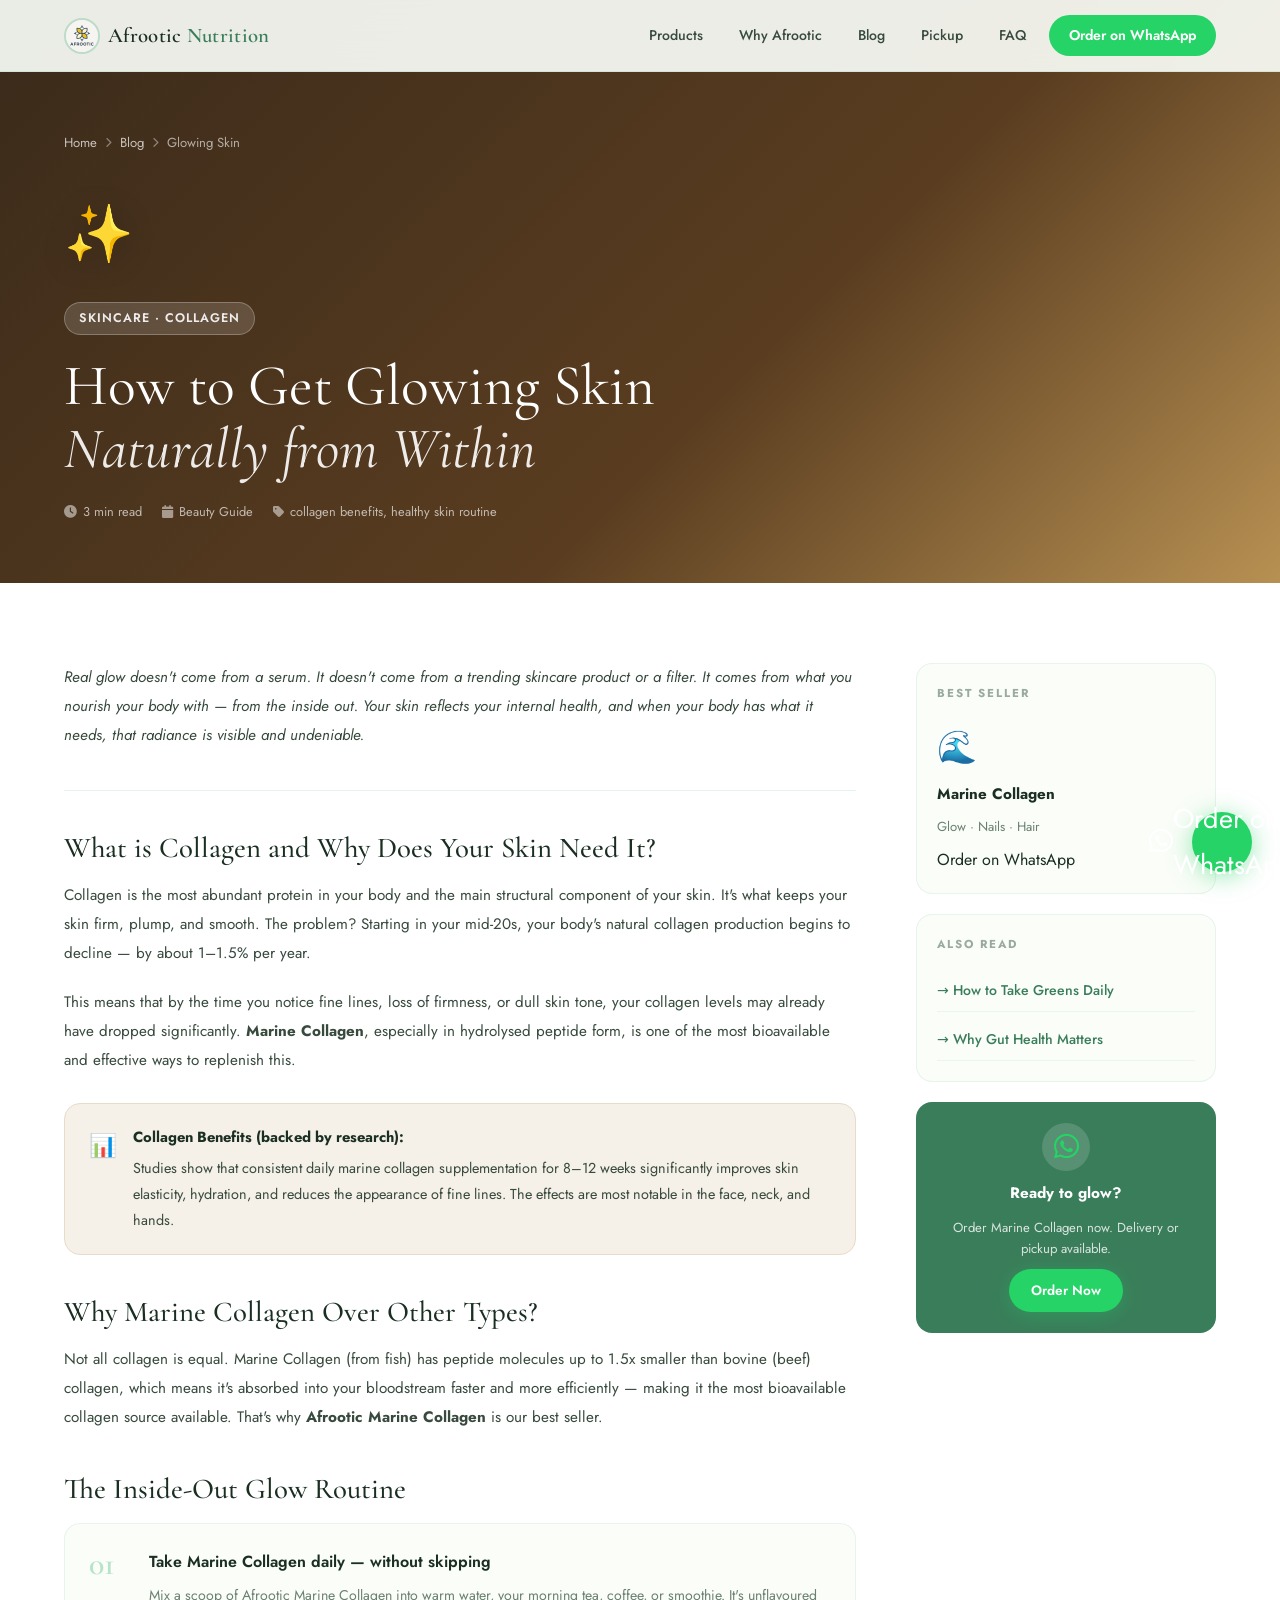
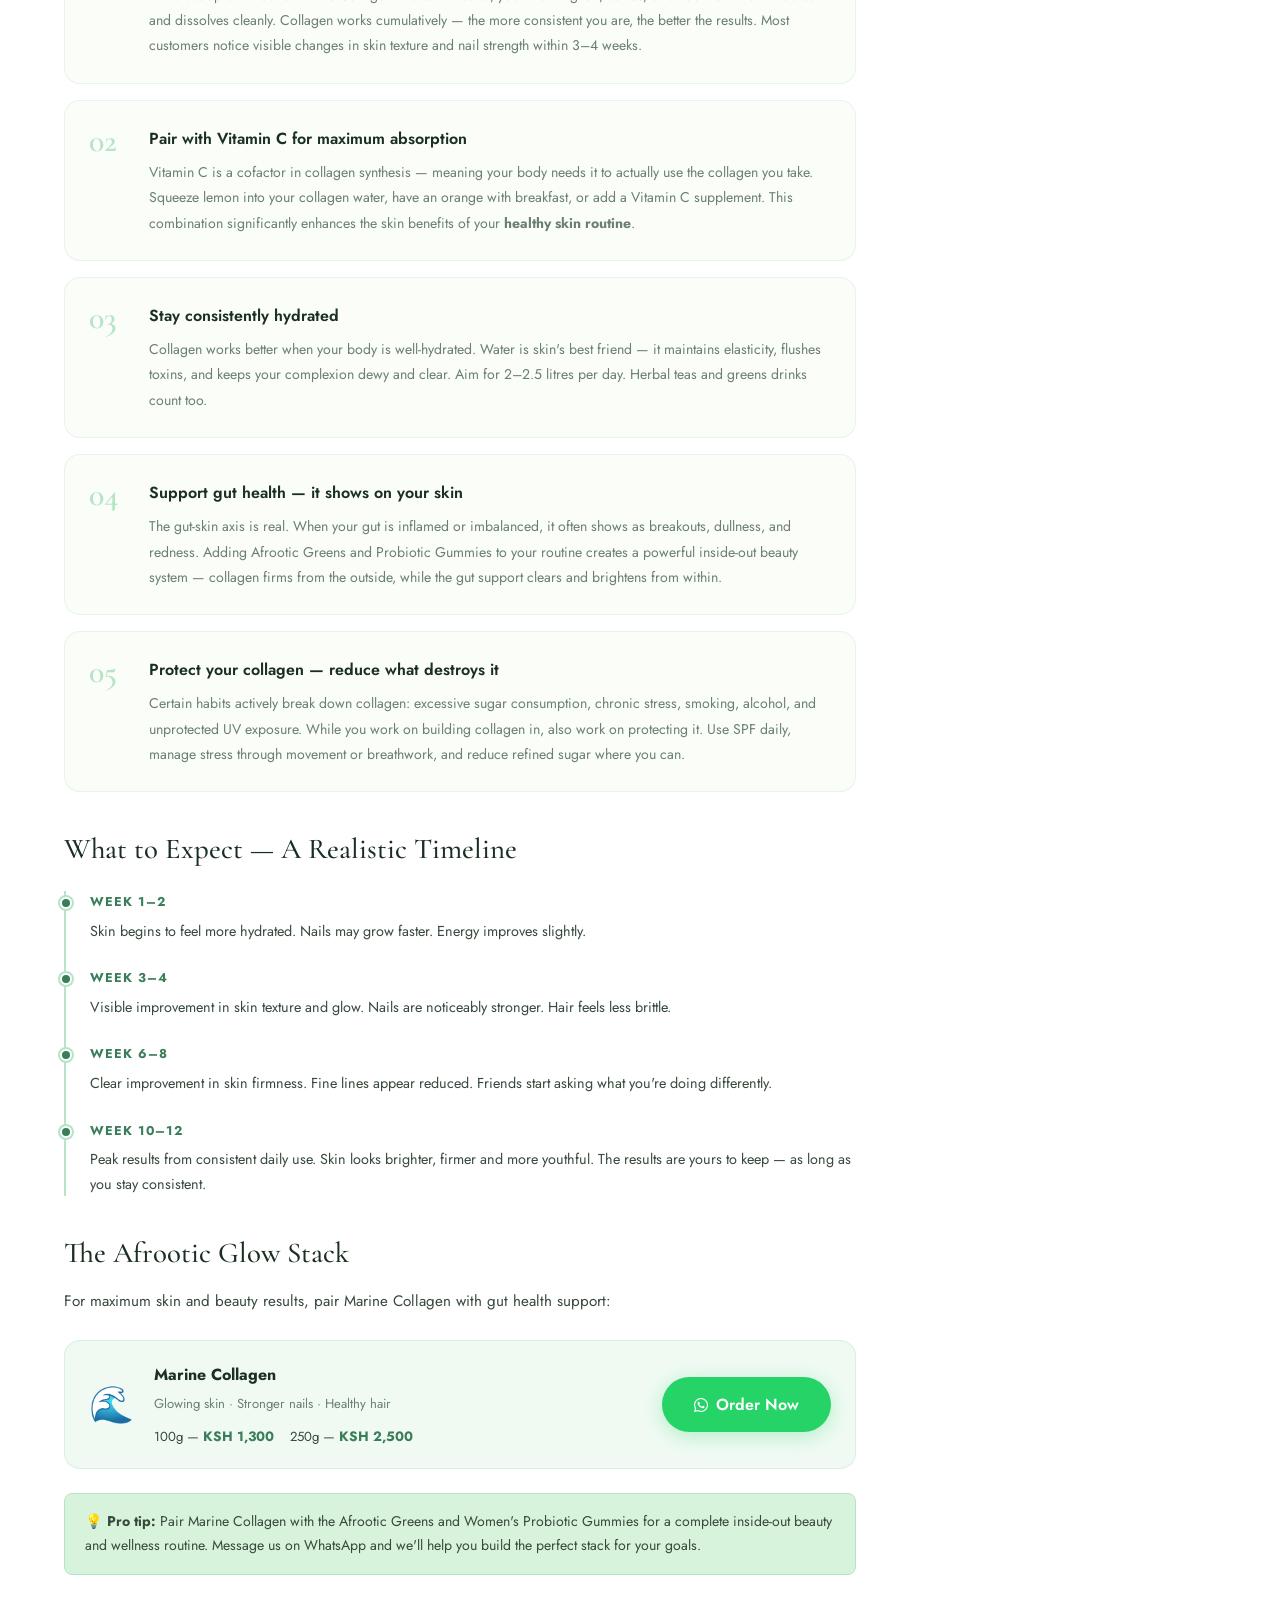
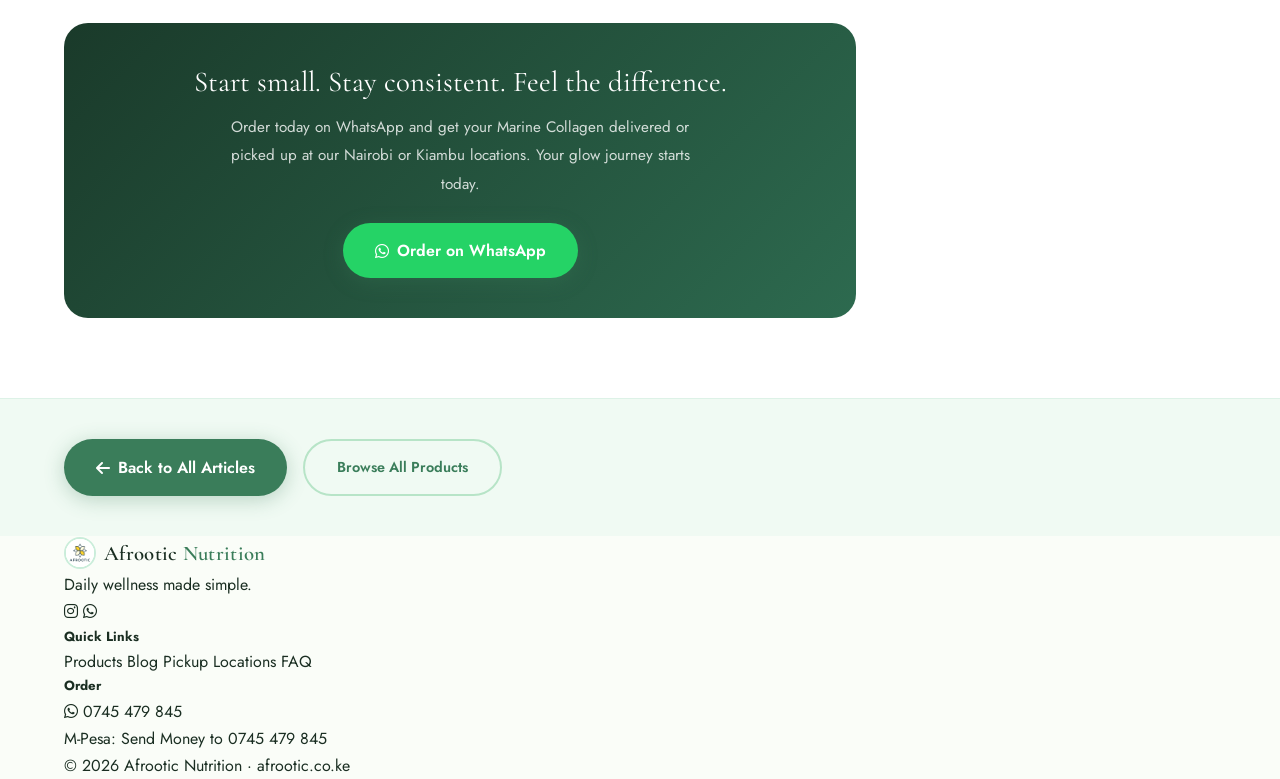
<file: blog/glowing-skin.html>
<!DOCTYPE html>
<html lang="en">
<head>
  <meta charset="UTF-8" />
  <meta name="viewport" content="width=device-width, initial-scale=1.0" />
  <title>How to Get Glowing Skin Naturally from Within | Afrootic Nutrition</title>
  <meta name="description" content="Real glow comes from inside. Learn how Marine Collagen, hydration and a simple skin routine can transform your skin naturally. Order Marine Collagen in Kenya." />
  <meta name="keywords" content="collagen benefits, healthy skin routine, marine collagen Kenya, glowing skin naturally, skin supplement Nairobi, collagen powder benefits" />
  <meta name="author" content="Afrootic Nutrition" />
  <link rel="canonical" href="https://afrootic.co.ke/blog/glowing-skin.html" />
  <link rel="preconnect" href="https://fonts.googleapis.com" />
  <link rel="preconnect" href="https://fonts.gstatic.com" crossorigin />
  <link href="https://fonts.googleapis.com/css2?family=Cormorant+Garamond:ital,wght@0,300;0,400;0,500;0,600;1,300;1,400&family=Jost:wght@300;400;500;600;700&display=swap" rel="stylesheet" />
  <link rel="stylesheet" href="https://cdn.jsdelivr.net/npm/@fortawesome/fontawesome-free@6.5.0/css/all.min.css" />
  <link rel="stylesheet" href="../css/style.css" />
  <link rel="stylesheet" href="../css/blog.css" />
  <link rel="stylesheet" href="../css/animations.css" />
</head>
<body>

  <!-- NAV -->
  <header id="navbar">
    <div class="nav-container">
      <a href="../index.html" class="logo">
        <img src="../images/logo.jpg" alt="Afrootic Nutrition Logo" class="logo-img" />
        <span class="logo-text">Afrootic <span>Nutrition</span></span>
      </a>
      <nav class="nav-links" id="navLinks">
        <a href="../index.html#collection">Products</a>
        <a href="../index.html#why">Why Afrootic</a>
        <a href="../index.html#blog">Blog</a>
        <a href="../index.html#pickup">Pickup</a>
        <a href="../index.html#faq">FAQ</a>
        <a href="https://wa.me/254745479845?text=Hi!%20I%27d%20like%20to%20order%20from%20Afrootic%20Nutrition" target="_blank" class="nav-cta">Order on WhatsApp</a>
      </nav>
      <button class="hamburger" id="hamburger" aria-label="Open menu">
        <span></span><span></span><span></span>
      </button>
    </div>
  </header>
  <div class="mobile-overlay" id="mobileOverlay"></div>

  <!-- BLOG HERO -->
  <section class="blog-hero" style="background: linear-gradient(135deg, #3a2a1a 0%, #5a3d20 60%, #b79052 100%);">
    <div class="container">
      <div class="blog-breadcrumb">
        <a href="../index.html">Home</a>
        <i class="fas fa-chevron-right"></i>
        <a href="../index.html#blog">Blog</a>
        <i class="fas fa-chevron-right"></i>
        <span>Glowing Skin</span>
      </div>
      <div class="blog-hero-content">
        <div class="blog-hero-emoji">✨</div>
        <div class="blog-cat-badge">Skincare · Collagen</div>
        <h1>How to Get Glowing Skin<br /><em>Naturally from Within</em></h1>
        <div class="blog-hero-meta">
          <span><i class="fas fa-clock"></i> 3 min read</span>
          <span><i class="fas fa-calendar"></i> Beauty Guide</span>
          <span><i class="fas fa-tag"></i> collagen benefits, healthy skin routine</span>
        </div>
      </div>
    </div>
  </section>

  <!-- BLOG CONTENT -->
  <article class="blog-article">
    <div class="container blog-layout">
      <div class="blog-main">

        <p class="blog-intro">Real glow doesn't come from a serum. It doesn't come from a trending skincare product or a filter. It comes from what you nourish your body with — from the inside out. Your skin reflects your internal health, and when your body has what it needs, that radiance is visible and undeniable.</p>

        <h2>What is Collagen and Why Does Your Skin Need It?</h2>
        <p>Collagen is the most abundant protein in your body and the main structural component of your skin. It's what keeps your skin firm, plump, and smooth. The problem? Starting in your mid-20s, your body's natural collagen production begins to decline — by about 1–1.5% per year.</p>

        <p>This means that by the time you notice fine lines, loss of firmness, or dull skin tone, your collagen levels may already have dropped significantly. <strong>Marine Collagen</strong>, especially in hydrolysed peptide form, is one of the most bioavailable and effective ways to replenish this.</p>

        <div class="article-highlight">
          <div class="highlight-icon">📊</div>
          <div>
            <strong>Collagen Benefits (backed by research):</strong> Studies show that consistent daily marine collagen supplementation for 8–12 weeks significantly improves skin elasticity, hydration, and reduces the appearance of fine lines. The effects are most notable in the face, neck, and hands.
          </div>
        </div>

        <h2>Why Marine Collagen Over Other Types?</h2>
        <p>Not all collagen is equal. Marine Collagen (from fish) has peptide molecules up to 1.5x smaller than bovine (beef) collagen, which means it's absorbed into your bloodstream faster and more efficiently — making it the most bioavailable collagen source available. That's why <strong>Afrootic Marine Collagen</strong> is our best seller.</p>

        <h2>The Inside-Out Glow Routine</h2>

        <div class="tip-card">
          <div class="tip-number">01</div>
          <div>
            <h4>Take Marine Collagen daily — without skipping</h4>
            <p>Mix a scoop of Afrootic Marine Collagen into warm water, your morning tea, coffee, or smoothie. It's unflavoured and dissolves cleanly. Collagen works cumulatively — the more consistent you are, the better the results. Most customers notice visible changes in skin texture and nail strength within 3–4 weeks.</p>
          </div>
        </div>

        <div class="tip-card">
          <div class="tip-number">02</div>
          <div>
            <h4>Pair with Vitamin C for maximum absorption</h4>
            <p>Vitamin C is a cofactor in collagen synthesis — meaning your body needs it to actually use the collagen you take. Squeeze lemon into your collagen water, have an orange with breakfast, or add a Vitamin C supplement. This combination significantly enhances the skin benefits of your <strong>healthy skin routine</strong>.</p>
          </div>
        </div>

        <div class="tip-card">
          <div class="tip-number">03</div>
          <div>
            <h4>Stay consistently hydrated</h4>
            <p>Collagen works better when your body is well-hydrated. Water is skin's best friend — it maintains elasticity, flushes toxins, and keeps your complexion dewy and clear. Aim for 2–2.5 litres per day. Herbal teas and greens drinks count too.</p>
          </div>
        </div>

        <div class="tip-card">
          <div class="tip-number">04</div>
          <div>
            <h4>Support gut health — it shows on your skin</h4>
            <p>The gut-skin axis is real. When your gut is inflamed or imbalanced, it often shows as breakouts, dullness, and redness. Adding Afrootic Greens and Probiotic Gummies to your routine creates a powerful inside-out beauty system — collagen firms from the outside, while the gut support clears and brightens from within.</p>
          </div>
        </div>

        <div class="tip-card">
          <div class="tip-number">05</div>
          <div>
            <h4>Protect your collagen — reduce what destroys it</h4>
            <p>Certain habits actively break down collagen: excessive sugar consumption, chronic stress, smoking, alcohol, and unprotected UV exposure. While you work on building collagen in, also work on protecting it. Use SPF daily, manage stress through movement or breathwork, and reduce refined sugar where you can.</p>
          </div>
        </div>

        <h2>What to Expect — A Realistic Timeline</h2>
        <div class="timeline">
          <div class="timeline-item">
            <div class="timeline-week">Week 1–2</div>
            <div class="timeline-note">Skin begins to feel more hydrated. Nails may grow faster. Energy improves slightly.</div>
          </div>
          <div class="timeline-item">
            <div class="timeline-week">Week 3–4</div>
            <div class="timeline-note">Visible improvement in skin texture and glow. Nails are noticeably stronger. Hair feels less brittle.</div>
          </div>
          <div class="timeline-item">
            <div class="timeline-week">Week 6–8</div>
            <div class="timeline-note">Clear improvement in skin firmness. Fine lines appear reduced. Friends start asking what you're doing differently.</div>
          </div>
          <div class="timeline-item">
            <div class="timeline-week">Week 10–12</div>
            <div class="timeline-note">Peak results from consistent daily use. Skin looks brighter, firmer and more youthful. The results are yours to keep — as long as you stay consistent.</div>
          </div>
        </div>

        <h2>The Afrootic Glow Stack</h2>
        <p>For maximum skin and beauty results, pair Marine Collagen with gut health support:</p>

        <div class="product-spotlight">
          <div class="ps-icon">🌊</div>
          <div class="ps-info">
            <strong>Marine Collagen</strong>
            <p>Glowing skin · Stronger nails · Healthy hair</p>
            <div class="ps-prices">
              <span>100g — <strong>KSH 1,300</strong></span>
              <span>250g — <strong>KSH 2,500</strong></span>
            </div>
          </div>
          <a href="https://wa.me/254745479845?text=Hi!%20I%27d%20like%20to%20order%20Marine%20Collagen" target="_blank" class="btn btn-whatsapp">
            <i class="fab fa-whatsapp"></i> Order Now
          </a>
        </div>

        <div class="article-note">
          💡 <strong>Pro tip:</strong> Pair Marine Collagen with the Afrootic Greens and Women's Probiotic Gummies for a complete inside-out beauty and wellness routine. Message us on WhatsApp and we'll help you build the perfect stack for your goals.
        </div>

        <div class="blog-cta-box">
          <h3>Start small. Stay consistent. Feel the difference.</h3>
          <p>Order today on WhatsApp and get your Marine Collagen delivered or picked up at our Nairobi or Kiambu locations. Your glow journey starts today.</p>
          <a href="https://wa.me/254745479845?text=Hi!%20I%27d%20like%20to%20order%20Marine%20Collagen%20from%20Afrootic%20Nutrition" target="_blank" class="btn btn-primary">
            <i class="fab fa-whatsapp"></i> Order on WhatsApp
          </a>
        </div>

      </div>

      <!-- SIDEBAR -->
      <aside class="blog-sidebar">
        <div class="sidebar-card">
          <h5>Best Seller</h5>
          <div class="sidebar-product">
            <div class="sp-icon">🌊</div>
            <strong>Marine Collagen</strong>
            <p>Glow · Nails · Hair</p>
            <a href="https://wa.me/254745479845?text=Hi!%20I%27d%20like%20to%20order%20Marine%20Collagen" target="_blank" class="btn-order-sm">Order on WhatsApp</a>
          </div>
        </div>

        <div class="sidebar-card">
          <h5>Also Read</h5>
          <div class="related-links">
            <a href="greens-daily.html">→ How to Take Greens Daily</a>
            <a href="gut-health.html">→ Why Gut Health Matters</a>
          </div>
        </div>

        <div class="sidebar-card sidebar-order">
          <div class="so-icon"><i class="fab fa-whatsapp"></i></div>
          <strong>Ready to glow?</strong>
          <p>Order Marine Collagen now. Delivery or pickup available.</p>
          <a href="https://wa.me/254745479845?text=Hi!%20I%27d%20like%20to%20order%20Marine%20Collagen" target="_blank" class="btn btn-whatsapp btn-sm">Order Now</a>
        </div>
      </aside>
    </div>
  </article>

  <!-- BACK TO SITE -->
  <div class="back-to-site">
    <div class="container">
      <a href="../index.html#blog" class="btn btn-primary"><i class="fas fa-arrow-left"></i> Back to All Articles</a>
      <a href="../index.html#products" class="btn btn-outline">Browse All Products</a>
    </div>
  </div>

  <!-- FOOTER -->
  <footer class="footer">
    <div class="container">
      <div class="footer-grid">
        <div class="footer-brand">
          <a href="../index.html" class="logo footer-logo">
            <img src="../images/logo.jpg" alt="Afrootic Nutrition" class="logo-img footer-logo-img" />
            <span class="logo-text">Afrootic <span>Nutrition</span></span>
          </a>
          <p>Daily wellness made simple.</p>
          <div class="footer-social">
            <a href="https://www.instagram.com/afrooticnutrition/" target="_blank" aria-label="Instagram"><i class="fab fa-instagram"></i></a>
            <a href="https://wa.me/254745479845" target="_blank" aria-label="WhatsApp"><i class="fab fa-whatsapp"></i></a>
          </div>
        </div>
        <div class="footer-col">
          <h5>Quick Links</h5>
          <a href="../index.html#products">Products</a>
          <a href="../index.html#blog">Blog</a>
          <a href="../index.html#pickup">Pickup Locations</a>
          <a href="../index.html#faq">FAQ</a>
        </div>
        <div class="footer-col">
          <h5>Order</h5>
          <a href="https://wa.me/254745479845" target="_blank"><i class="fab fa-whatsapp"></i> 0745 479 845</a>
          <p class="footer-note">M-Pesa: Send Money to 0745 479 845</p>
        </div>
      </div>
      <div class="footer-bottom">
        <p>© 2025 Afrootic Nutrition · <a href="https://afrootic.co.ke">afrootic.co.ke</a></p>
      </div>
    </div>
  </footer>

  <a href="https://wa.me/254745479845?text=Hi!%20I%27d%20like%20to%20order%20from%20Afrootic%20Nutrition" target="_blank" class="whatsapp-float" id="waFloat" aria-label="Order on WhatsApp">
    <i class="fab fa-whatsapp"></i>
    <span class="wa-tooltip">Order on WhatsApp</span>
  </a>

  <script src="../js/main.js"></script>
  <script src="../js/animations.js"></script>
</body>
</html>
</file>
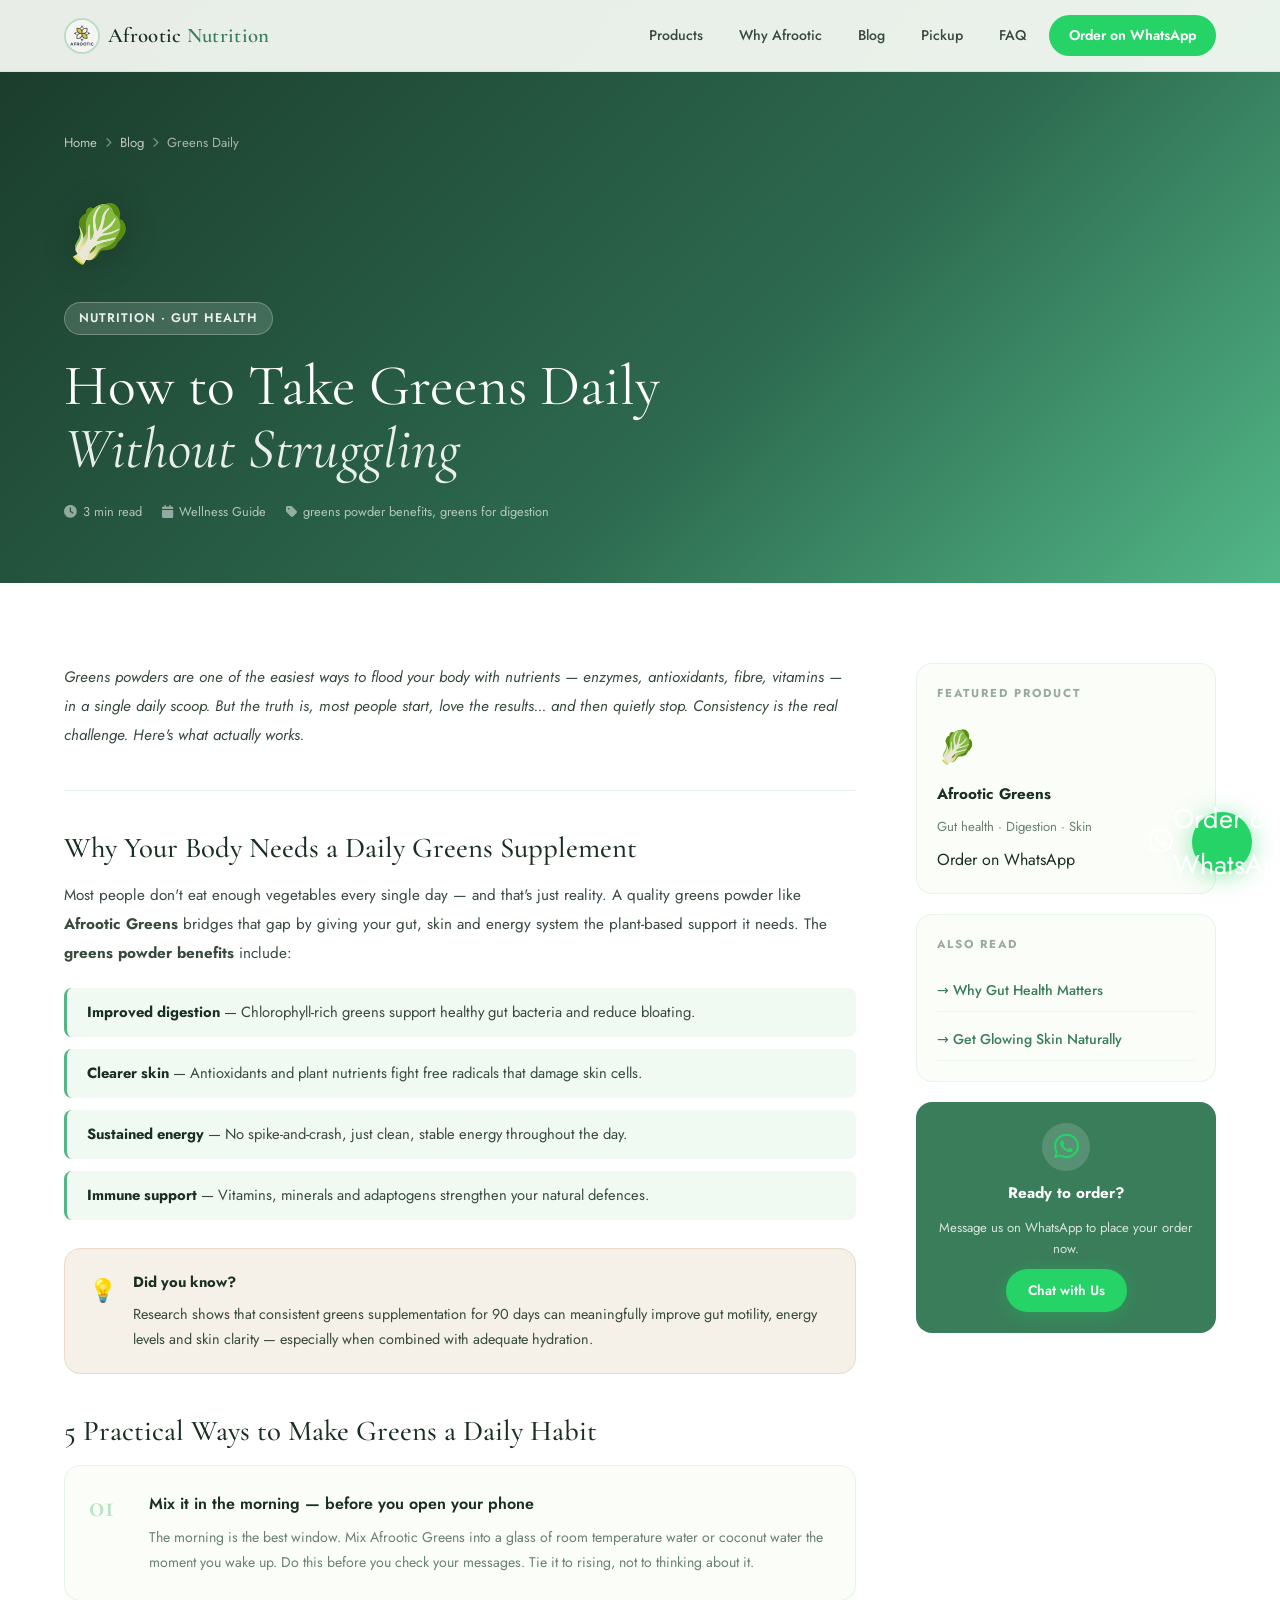
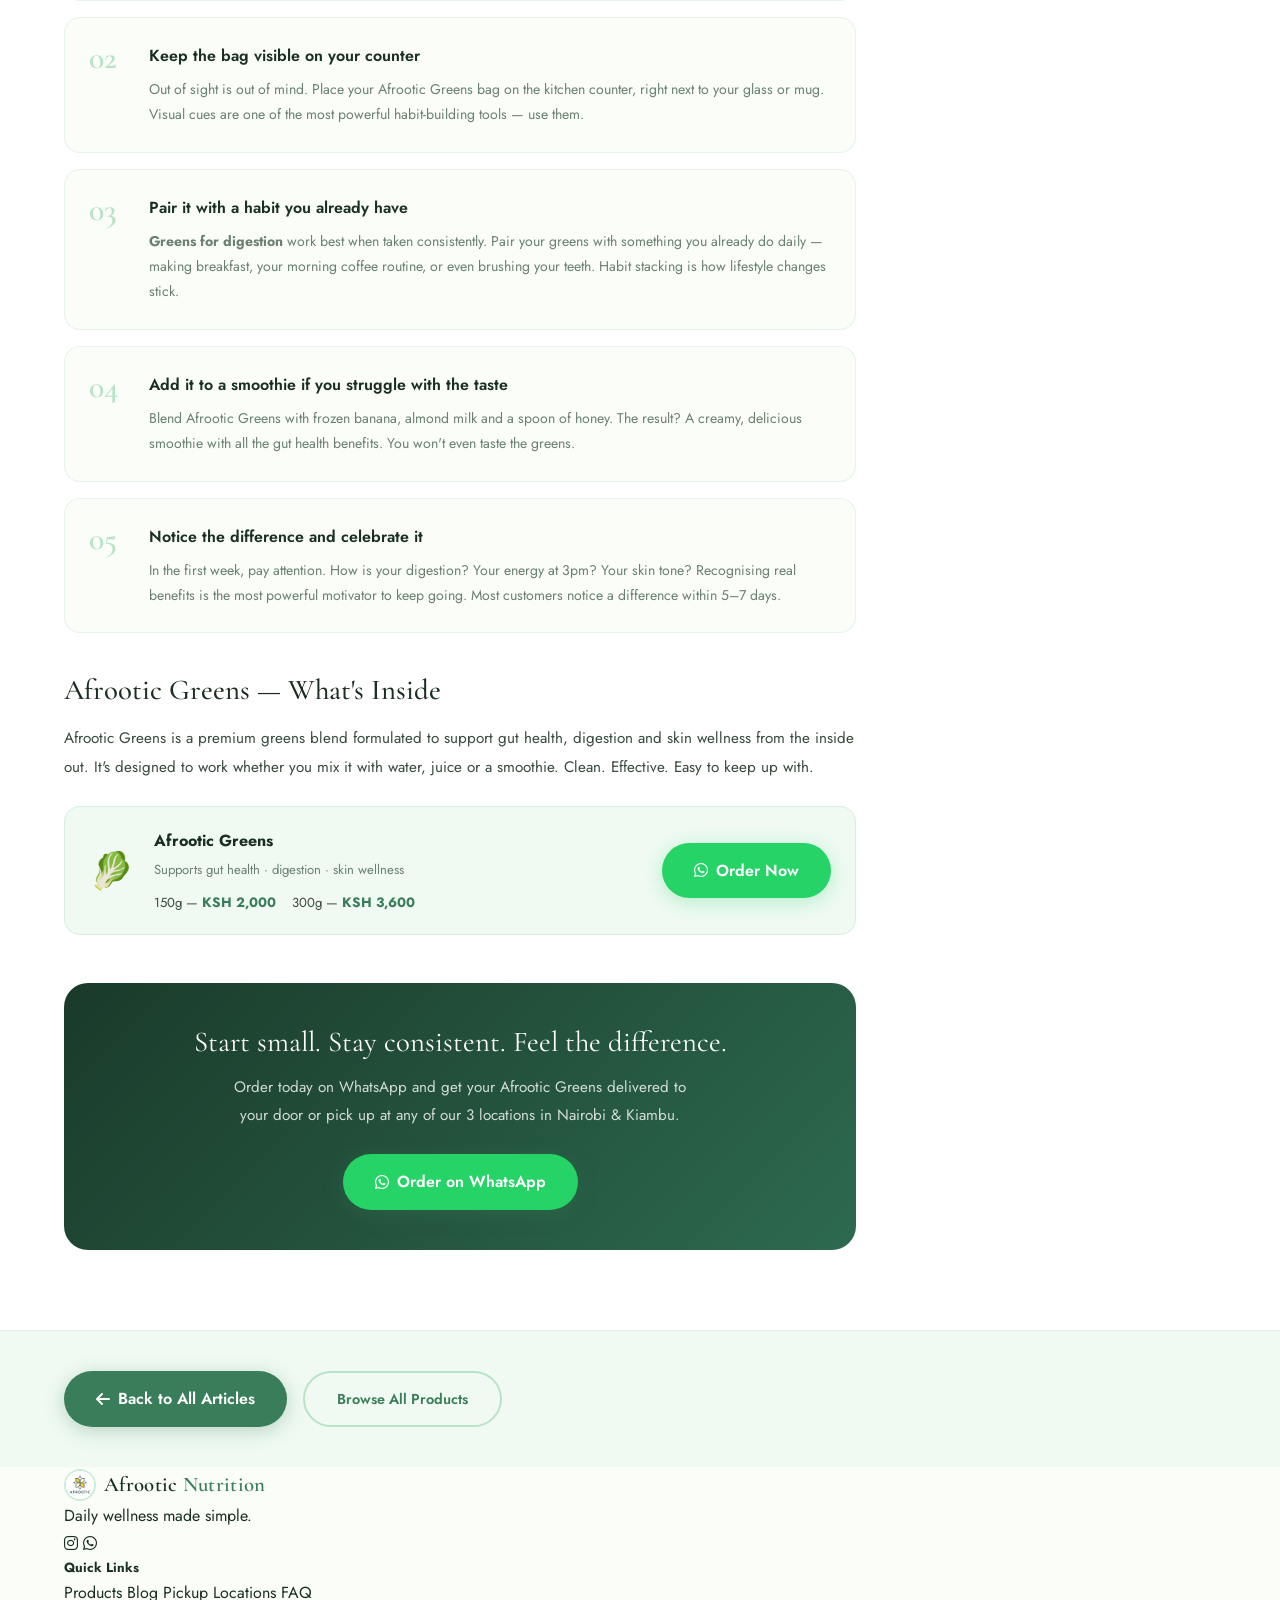
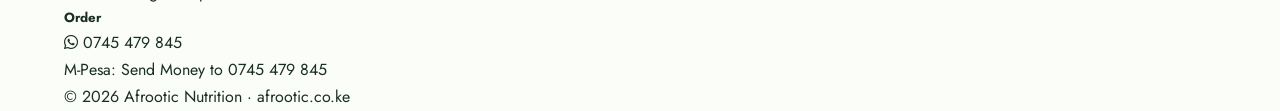
<file: blog/greens-daily.html>
<!DOCTYPE html>
<html lang="en">
<head>
  <meta charset="UTF-8" />
  <meta name="viewport" content="width=device-width, initial-scale=1.0" />
  <title>How to Take Greens Daily Without Struggling | Afrootic Nutrition</title>
  <meta name="description" content="Learn how to take greens powder daily without struggling. Tips on using Afrootic Greens for digestion, energy and gut health. Order in Kenya — Nairobi & Kiambu." />
  <meta name="keywords" content="greens powder benefits, greens for digestion, how to take greens powder, Afrootic Greens, gut health Kenya, daily greens supplement" />
  <meta name="author" content="Afrootic Nutrition" />
  <link rel="canonical" href="https://afrootic.co.ke/blog/greens-daily.html" />
  <link rel="preconnect" href="https://fonts.googleapis.com" />
  <link rel="preconnect" href="https://fonts.gstatic.com" crossorigin />
  <link href="https://fonts.googleapis.com/css2?family=Cormorant+Garamond:ital,wght@0,300;0,400;0,500;0,600;1,300;1,400&family=Jost:wght@300;400;500;600;700&display=swap" rel="stylesheet" />
  <link rel="stylesheet" href="https://cdn.jsdelivr.net/npm/@fortawesome/fontawesome-free@6.5.0/css/all.min.css" />
  <link rel="stylesheet" href="../css/style.css" />
  <link rel="stylesheet" href="../css/blog.css" />
  <link rel="stylesheet" href="../css/animations.css" />
</head>
<body>

  <!-- NAV -->
  <header id="navbar">
    <div class="nav-container">
      <a href="../index.html" class="logo">
        <img src="../images/logo.jpg" alt="Afrootic Nutrition Logo" class="logo-img" />
        <span class="logo-text">Afrootic <span>Nutrition</span></span>
      </a>
      <nav class="nav-links" id="navLinks">
        <a href="../index.html#collection">Products</a>
        <a href="../index.html#why">Why Afrootic</a>
        <a href="../index.html#blog">Blog</a>
        <a href="../index.html#pickup">Pickup</a>
        <a href="../index.html#faq">FAQ</a>
        <a href="https://wa.me/254745479845?text=Hi!%20I%27d%20like%20to%20order%20from%20Afrootic%20Nutrition" target="_blank" class="nav-cta">Order on WhatsApp</a>
      </nav>
      <button class="hamburger" id="hamburger" aria-label="Open menu">
        <span></span><span></span><span></span>
      </button>
    </div>
  </header>
  <div class="mobile-overlay" id="mobileOverlay"></div>

  <!-- BLOG HERO -->
  <section class="blog-hero" style="background: linear-gradient(135deg, #1a3a2a 0%, #2d6a4f 60%, #52b788 100%);">
    <div class="container">
      <div class="blog-breadcrumb">
        <a href="../index.html">Home</a>
        <i class="fas fa-chevron-right"></i>
        <a href="../index.html#blog">Blog</a>
        <i class="fas fa-chevron-right"></i>
        <span>Greens Daily</span>
      </div>
      <div class="blog-hero-content">
        <div class="blog-hero-emoji">🥬</div>
        <div class="blog-cat-badge">Nutrition · Gut Health</div>
        <h1>How to Take Greens Daily<br /><em>Without Struggling</em></h1>
        <div class="blog-hero-meta">
          <span><i class="fas fa-clock"></i> 3 min read</span>
          <span><i class="fas fa-calendar"></i> Wellness Guide</span>
          <span><i class="fas fa-tag"></i> greens powder benefits, greens for digestion</span>
        </div>
      </div>
    </div>
  </section>

  <!-- BLOG CONTENT -->
  <article class="blog-article">
    <div class="container blog-layout">
      <div class="blog-main">

        <p class="blog-intro">Greens powders are one of the easiest ways to flood your body with nutrients — enzymes, antioxidants, fibre, vitamins — in a single daily scoop. But the truth is, most people start, love the results... and then quietly stop. Consistency is the real challenge. Here's what actually works.</p>

        <h2>Why Your Body Needs a Daily Greens Supplement</h2>
        <p>Most people don't eat enough vegetables every single day — and that's just reality. A quality greens powder like <strong>Afrootic Greens</strong> bridges that gap by giving your gut, skin and energy system the plant-based support it needs. The <strong>greens powder benefits</strong> include:</p>

        <ul class="article-list">
          <li><strong>Improved digestion</strong> — Chlorophyll-rich greens support healthy gut bacteria and reduce bloating.</li>
          <li><strong>Clearer skin</strong> — Antioxidants and plant nutrients fight free radicals that damage skin cells.</li>
          <li><strong>Sustained energy</strong> — No spike-and-crash, just clean, stable energy throughout the day.</li>
          <li><strong>Immune support</strong> — Vitamins, minerals and adaptogens strengthen your natural defences.</li>
        </ul>

        <div class="article-highlight">
          <div class="highlight-icon">💡</div>
          <div>
            <strong>Did you know?</strong> Research shows that consistent greens supplementation for 90 days can meaningfully improve gut motility, energy levels and skin clarity — especially when combined with adequate hydration.
          </div>
        </div>

        <h2>5 Practical Ways to Make Greens a Daily Habit</h2>

        <div class="tip-card">
          <div class="tip-number">01</div>
          <div>
            <h4>Mix it in the morning — before you open your phone</h4>
            <p>The morning is the best window. Mix Afrootic Greens into a glass of room temperature water or coconut water the moment you wake up. Do this before you check your messages. Tie it to rising, not to thinking about it.</p>
          </div>
        </div>

        <div class="tip-card">
          <div class="tip-number">02</div>
          <div>
            <h4>Keep the bag visible on your counter</h4>
            <p>Out of sight is out of mind. Place your Afrootic Greens bag on the kitchen counter, right next to your glass or mug. Visual cues are one of the most powerful habit-building tools — use them.</p>
          </div>
        </div>

        <div class="tip-card">
          <div class="tip-number">03</div>
          <div>
            <h4>Pair it with a habit you already have</h4>
            <p><strong>Greens for digestion</strong> work best when taken consistently. Pair your greens with something you already do daily — making breakfast, your morning coffee routine, or even brushing your teeth. Habit stacking is how lifestyle changes stick.</p>
          </div>
        </div>

        <div class="tip-card">
          <div class="tip-number">04</div>
          <div>
            <h4>Add it to a smoothie if you struggle with the taste</h4>
            <p>Blend Afrootic Greens with frozen banana, almond milk and a spoon of honey. The result? A creamy, delicious smoothie with all the gut health benefits. You won't even taste the greens.</p>
          </div>
        </div>

        <div class="tip-card">
          <div class="tip-number">05</div>
          <div>
            <h4>Notice the difference and celebrate it</h4>
            <p>In the first week, pay attention. How is your digestion? Your energy at 3pm? Your skin tone? Recognising real benefits is the most powerful motivator to keep going. Most customers notice a difference within 5–7 days.</p>
          </div>
        </div>

        <h2>Afrootic Greens — What's Inside</h2>
        <p>Afrootic Greens is a premium greens blend formulated to support gut health, digestion and skin wellness from the inside out. It's designed to work whether you mix it with water, juice or a smoothie. Clean. Effective. Easy to keep up with.</p>

        <div class="product-spotlight">
          <div class="ps-icon">🥬</div>
          <div class="ps-info">
            <strong>Afrootic Greens</strong>
            <p>Supports gut health · digestion · skin wellness</p>
            <div class="ps-prices">
              <span>150g — <strong>KSH 2,000</strong></span>
              <span>300g — <strong>KSH 3,600</strong></span>
            </div>
          </div>
          <a href="https://wa.me/254745479845?text=Hi!%20I%27d%20like%20to%20order%20Afrootic%20Greens" target="_blank" class="btn btn-whatsapp">
            <i class="fab fa-whatsapp"></i> Order Now
          </a>
        </div>

        <div class="blog-cta-box">
          <h3>Start small. Stay consistent. Feel the difference.</h3>
          <p>Order today on WhatsApp and get your Afrootic Greens delivered to your door or pick up at any of our 3 locations in Nairobi & Kiambu.</p>
          <a href="https://wa.me/254745479845?text=Hi!%20I%27d%20like%20to%20order%20Afrootic%20Greens" target="_blank" class="btn btn-primary">
            <i class="fab fa-whatsapp"></i> Order on WhatsApp
          </a>
        </div>

      </div>

      <!-- SIDEBAR -->
      <aside class="blog-sidebar">
        <div class="sidebar-card">
          <h5>Featured Product</h5>
          <div class="sidebar-product">
            <div class="sp-icon">🥬</div>
            <strong>Afrootic Greens</strong>
            <p>Gut health · Digestion · Skin</p>
            <a href="https://wa.me/254745479845?text=Hi!%20I%27d%20like%20to%20order%20Afrootic%20Greens" target="_blank" class="btn-order-sm">Order on WhatsApp</a>
          </div>
        </div>

        <div class="sidebar-card">
          <h5>Also Read</h5>
          <div class="related-links">
            <a href="gut-health.html">→ Why Gut Health Matters</a>
            <a href="glowing-skin.html">→ Get Glowing Skin Naturally</a>
          </div>
        </div>

        <div class="sidebar-card sidebar-order">
          <div class="so-icon"><i class="fab fa-whatsapp"></i></div>
          <strong>Ready to order?</strong>
          <p>Message us on WhatsApp to place your order now.</p>
          <a href="https://wa.me/254745479845?text=Hi!%20I%27d%20like%20to%20order%20from%20Afrootic%20Nutrition" target="_blank" class="btn btn-whatsapp btn-sm">Chat with Us</a>
        </div>
      </aside>
    </div>
  </article>

  <!-- BACK TO SITE -->
  <div class="back-to-site">
    <div class="container">
      <a href="../index.html#blog" class="btn btn-primary"><i class="fas fa-arrow-left"></i> Back to All Articles</a>
      <a href="../index.html#products" class="btn btn-outline">Browse All Products</a>
    </div>
  </div>

  <!-- FOOTER -->
  <footer class="footer">
    <div class="container">
      <div class="footer-grid">
        <div class="footer-brand">
          <a href="../index.html" class="logo footer-logo">
            <img src="../images/logo.jpg" alt="Afrootic Nutrition" class="logo-img footer-logo-img" />
            <span class="logo-text">Afrootic <span>Nutrition</span></span>
          </a>
          <p>Daily wellness made simple.</p>
          <div class="footer-social">
            <a href="https://www.instagram.com/afrooticnutrition/" target="_blank" aria-label="Instagram"><i class="fab fa-instagram"></i></a>
            <a href="https://wa.me/254745479845" target="_blank" aria-label="WhatsApp"><i class="fab fa-whatsapp"></i></a>
          </div>
        </div>
        <div class="footer-col">
          <h5>Quick Links</h5>
          <a href="../index.html#products">Products</a>
          <a href="../index.html#blog">Blog</a>
          <a href="../index.html#pickup">Pickup Locations</a>
          <a href="../index.html#faq">FAQ</a>
        </div>
        <div class="footer-col">
          <h5>Order</h5>
          <a href="https://wa.me/254745479845" target="_blank"><i class="fab fa-whatsapp"></i> 0745 479 845</a>
          <p class="footer-note">M-Pesa: Send Money to 0745 479 845</p>
        </div>
      </div>
      <div class="footer-bottom">
        <p>© 2025 Afrootic Nutrition · <a href="https://afrootic.co.ke">afrootic.co.ke</a></p>
      </div>
    </div>
  </footer>

  <a href="https://wa.me/254745479845?text=Hi!%20I%27d%20like%20to%20order%20from%20Afrootic%20Nutrition" target="_blank" class="whatsapp-float" id="waFloat" aria-label="Order on WhatsApp">
    <i class="fab fa-whatsapp"></i>
    <span class="wa-tooltip">Order on WhatsApp</span>
  </a>

  <script src="../js/main.js"></script>
  <script src="../js/animations.js"></script>
</body>
</html>
</file>
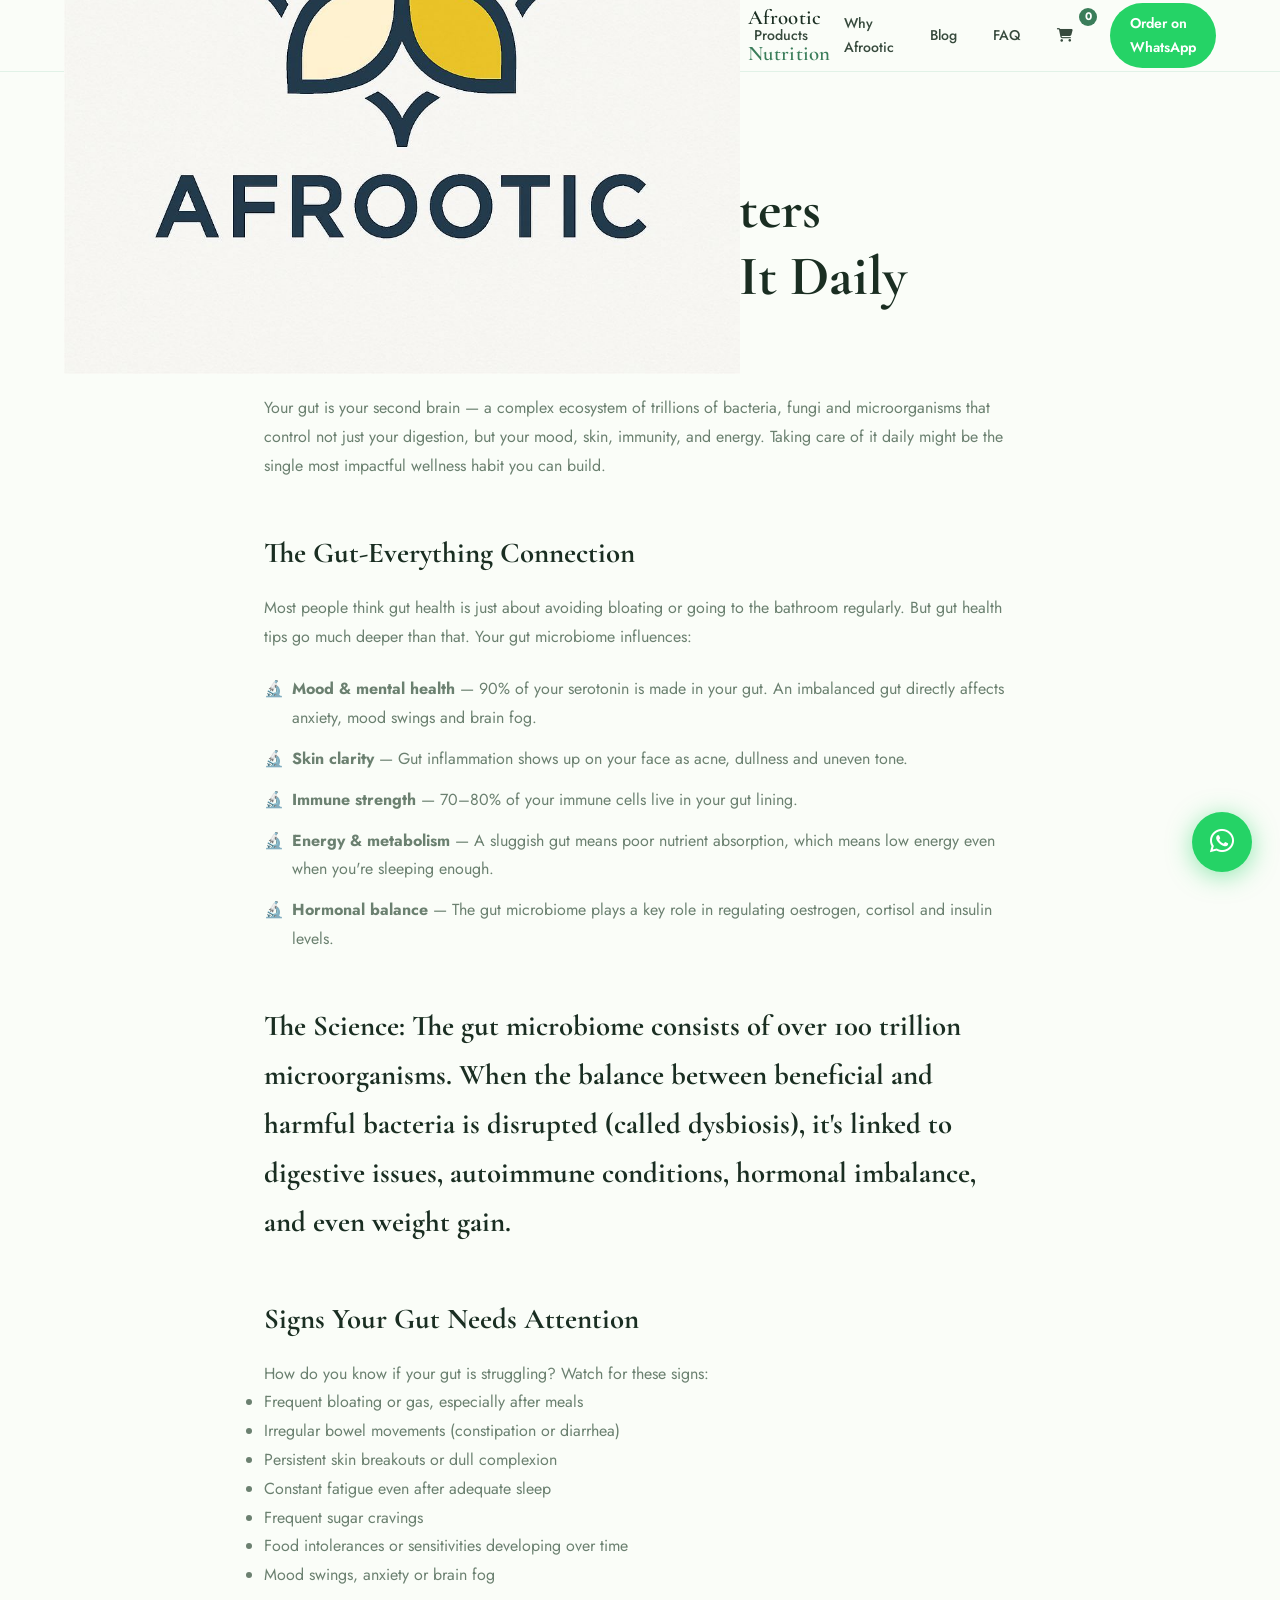
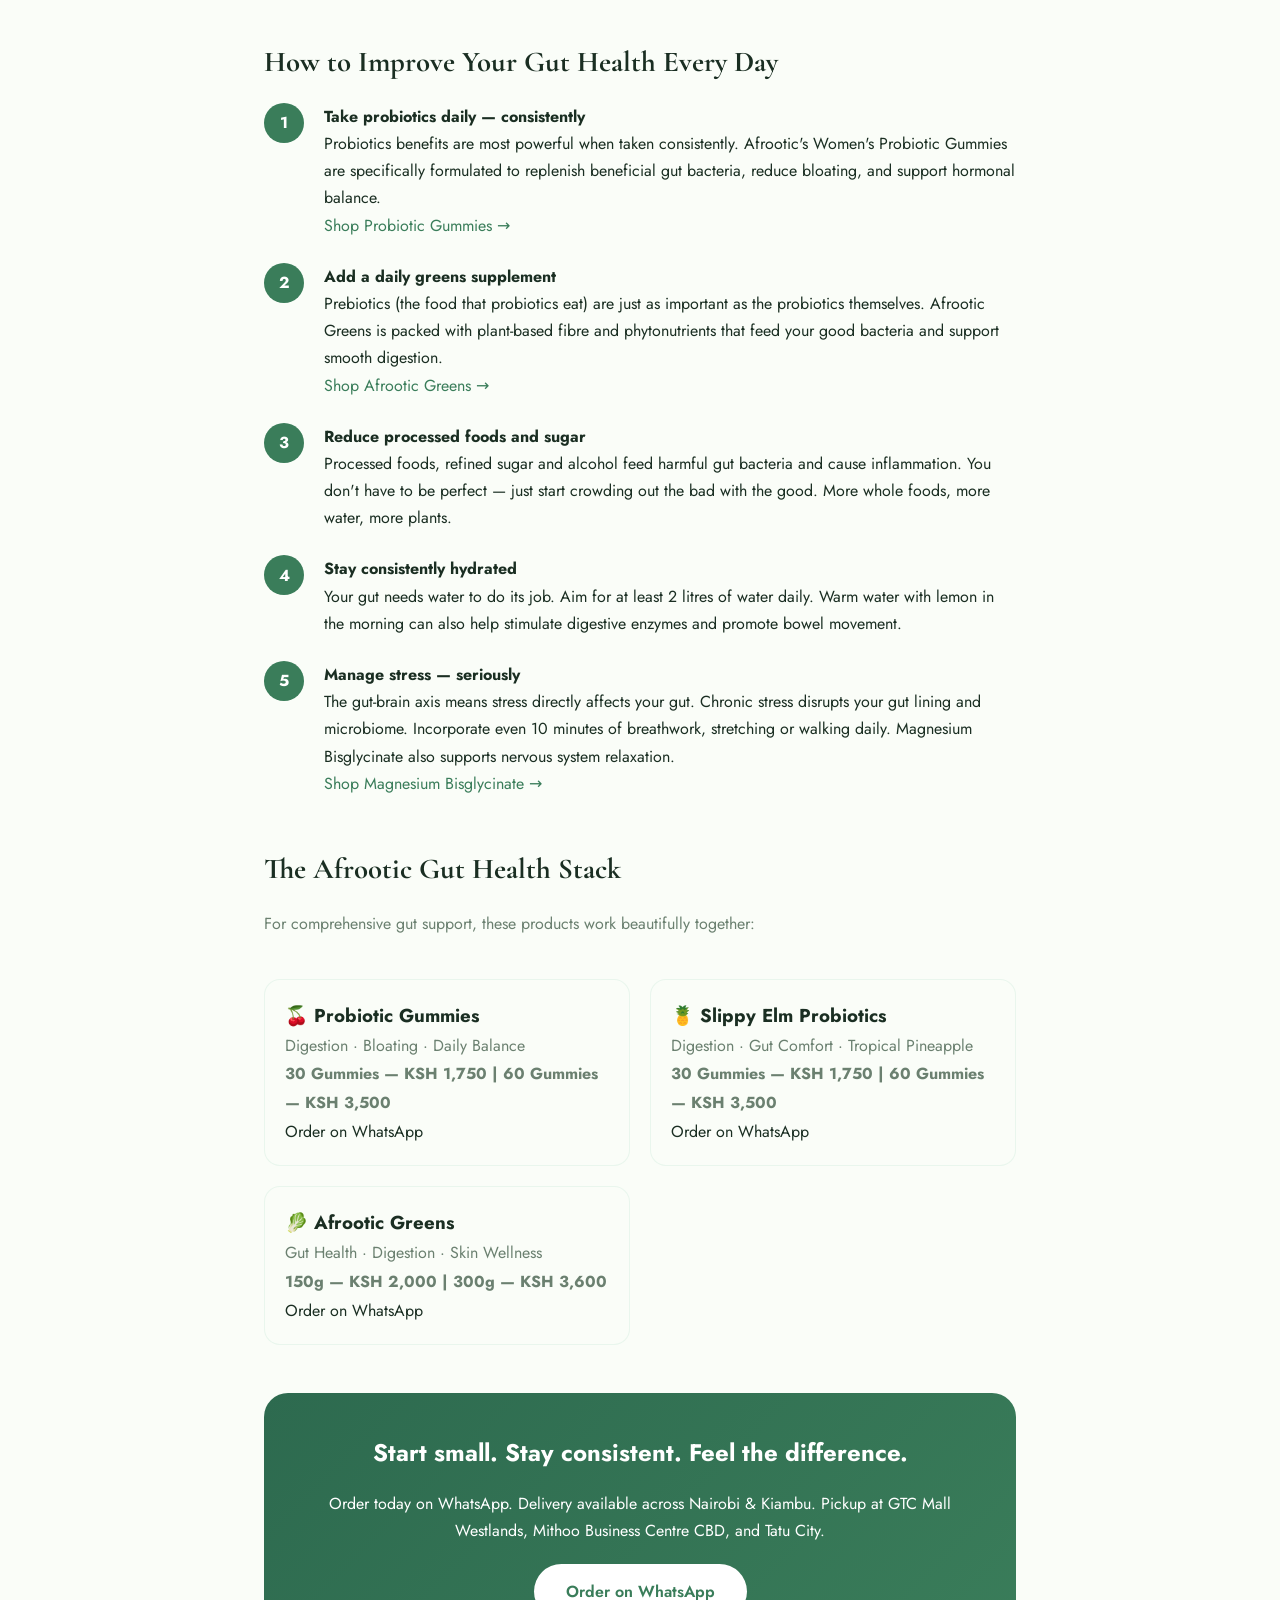
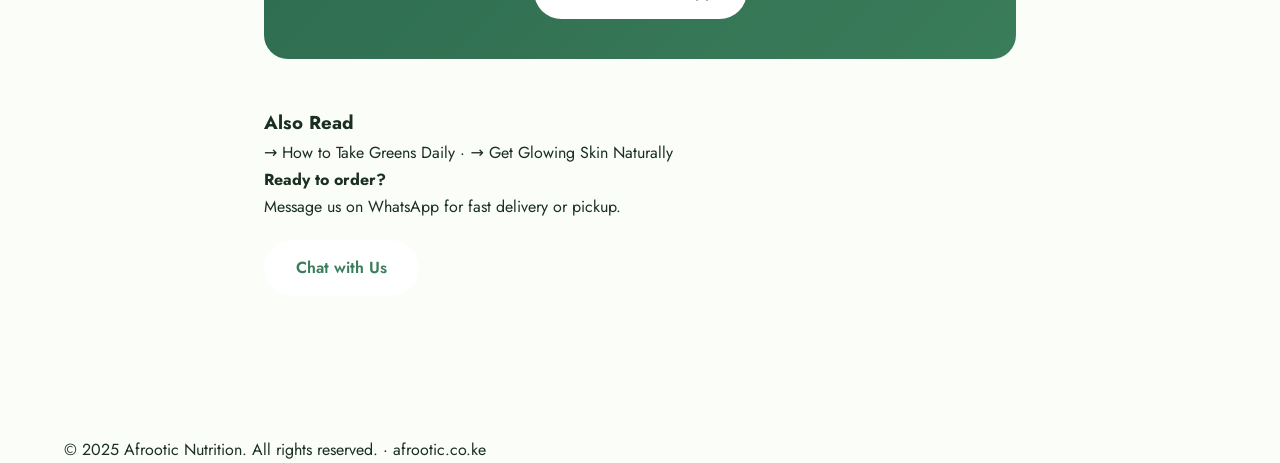
<file: blog/gut-health.html>
<!DOCTYPE html>
<html lang="en">
<head>
<meta charset="UTF-8" />
<meta name="viewport" content="width=device-width, initial-scale=1.0" />
<title>Gut Health Matters and How to Improve It Daily | Afrootic Nutrition</title>
<link rel="preconnect" href="https://fonts.googleapis.com" />
<link rel="preconnect" href="https://fonts.gstatic.com" crossorigin />
<link href="https://fonts.googleapis.com/css2?family=Cormorant+Garamond:ital,wght@0,300;0,400;0,500;0,600;1,300;1,400&family=Jost:wght@300;400;500;600;700&display=swap" rel="stylesheet" />
<link rel="stylesheet" href="https://cdn.jsdelivr.net/npm/@fortawesome/fontawesome-free@6.5.0/css/all.min.css" />
<link rel="stylesheet" href="../css/style.css" />
<style>
.gut-health-page { max-width: 800px; margin: 0 auto; padding: 120px 24px 80px; }
.gut-header { margin-bottom: 48px; }
.gut-back-link { display: inline-flex; gap: 8px; margin-bottom: 24px; color: var(--green-main); text-decoration: none; }
.gut-title { font-family: 'Cormorant Garamond', serif; font-size: clamp(2rem, 5vw, 3.5rem); line-height: 1.2; color: var(--text-dark); margin-bottom: 12px; }
.gut-meta { display: flex; gap: 16px; flex-wrap: wrap; margin-bottom: 32px; font-size: 0.88rem; color: var(--text-muted); }
.gut-section { margin-bottom: 48px; }
.gut-section h2 { font-family: 'Cormorant Garamond', serif; font-size: 1.8rem; color: var(--text-dark); margin-bottom: 16px; }
.gut-section p, .gut-section li { font-size: 1rem; color: var(--text-light); line-height: 1.8; }
.gut-features-list { list-style: none; margin: 24px 0; }
.gut-features-list li { padding-left: 28px; position: relative; margin-bottom: 12px; }
.gut-features-list li::before { content: '🔬'; position: absolute; left: 0; }
.gut-steps { counter-reset: step; }
.step-item { position: relative; padding-left: 60px; margin-bottom: 24px; }
.step-item::before { content: counter(step); counter-increment: step; position: absolute; left: 0; top: 0; width: 40px; height: 40px; background: var(--green-main); color: white; border-radius: 50%; display: flex; align-items: center; justify-content: center; font-weight: bold; }
.product-stack { display: grid; grid-template-columns: repeat(auto-fill, minmax(280px, 1fr)); gap: 20px; margin: 40px 0; }
.product-card-small { background: var(--off-white); border-radius: var(--radius-md); padding: 20px; border: 1px solid rgba(82, 183, 136, 0.1); }
.cta-box { background: linear-gradient(135deg, var(--green-mid), var(--green-main)); color: white; padding: 40px; border-radius: var(--radius-lg); margin: 48px 0; text-align: center; }
.cta-box h2 { color: white; margin-bottom: 16px; }
.cta-button { display: inline-block; padding: 14px 32px; background: white; color: var(--green-main); border-radius: 100px; font-weight: 600; text-decoration: none; margin-top: 20px; }
</style>
</head>
<body>
<header id="navbar">
<div class="nav-container">
<a href="../index.html" class="logo">
<img src="../images/logo.jpg" alt="Afrootic Nutrition Logo" class="logo-img" />
<span class="logo-text">Afrootic <span>Nutrition</span></span>
</a>
<nav class="nav-links">
<a href="../index.html#products">Products</a>
<a href="../index.html#why">Why Afrootic</a>
<a href="../index.html#blog">Blog</a>
<a href="../index.html#faq">FAQ</a>
<a href="../cart.html" class="cart-icon">
<i class="fas fa-shopping-cart"></i>
<span class="cart-count" id="cart-count">0</span>
</a>
<a href="https://wa.me/254745479845?text=Hi!%20I%27d%20like%20to%20order%20from%20Afrootic%20Nutrition" target="_blank" class="nav-cta">Order on WhatsApp</a>
</nav>
</div>
</header>

<div class="gut-health-page">
<div class="gut-header">
<a href="../index.html" class="gut-back-link"><i class="fas fa-arrow-left"></i> Back to All Articles</a>
<h1 class="gut-title">Why Gut Health Matters<br/>and How to Improve It Daily</h1>
<div class="gut-meta">
<span><i class="far fa-clock"></i> 4 min read</span>
<span><i class="fas fa-book"></i> Wellness Guide</span>
<span><i class="fas fa-hashtag"></i> gut health tips, probiotics benefits</span>
</div>
</div>

<div class="gut-section">
<p>Your gut is your second brain — a complex ecosystem of trillions of bacteria, fungi and microorganisms that control not just your digestion, but your mood, skin, immunity, and energy. Taking care of it daily might be the single most impactful wellness habit you can build.</p>
</div>

<div class="gut-section">
<h2>The Gut-Everything Connection</h2>
<p>Most people think gut health is just about avoiding bloating or going to the bathroom regularly. But gut health tips go much deeper than that. Your gut microbiome influences:</p>
<ul class="gut-features-list">
<li><strong>Mood & mental health</strong> — 90% of your serotonin is made in your gut. An imbalanced gut directly affects anxiety, mood swings and brain fog.</li>
<li><strong>Skin clarity</strong> — Gut inflammation shows up on your face as acne, dullness and uneven tone.</li>
<li><strong>Immune strength</strong> — 70–80% of your immune cells live in your gut lining.</li>
<li><strong>Energy & metabolism</strong> — A sluggish gut means poor nutrient absorption, which means low energy even when you're sleeping enough.</li>
<li><strong>Hormonal balance</strong> — The gut microbiome plays a key role in regulating oestrogen, cortisol and insulin levels.</li>
</ul>
</div>

<div class="gut-section">
<h2>The Science: The gut microbiome consists of over 100 trillion microorganisms. When the balance between beneficial and harmful bacteria is disrupted (called dysbiosis), it's linked to digestive issues, autoimmune conditions, hormonal imbalance, and even weight gain.</h2>
</div>

<div class="gut-section">
<h2>Signs Your Gut Needs Attention</h2>
<p>How do you know if your gut is struggling? Watch for these signs:</p>
<ul>
<li>Frequent bloating or gas, especially after meals</li>
<li>Irregular bowel movements (constipation or diarrhea)</li>
<li>Persistent skin breakouts or dull complexion</li>
<li>Constant fatigue even after adequate sleep</li>
<li>Frequent sugar cravings</li>
<li>Food intolerances or sensitivities developing over time</li>
<li>Mood swings, anxiety or brain fog</li>
</ul>
</div>

<div class="gut-section">
<h2>How to Improve Your Gut Health Every Day</h2>
<div class="gut-steps">
<div class="step-item">
<strong>Take probiotics daily — consistently</strong><br/>
Probiotics benefits are most powerful when taken consistently. Afrootic's Women's Probiotic Gummies are specifically formulated to replenish beneficial gut bacteria, reduce bloating, and support hormonal balance.<br/><a href="../index.html" style="color: var(--green-main);">Shop Probiotic Gummies →</a>
</div>
<div class="step-item">
<strong>Add a daily greens supplement</strong><br/>
Prebiotics (the food that probiotics eat) are just as important as the probiotics themselves. Afrootic Greens is packed with plant-based fibre and phytonutrients that feed your good bacteria and support smooth digestion.<br/><a href="../index.html" style="color: var(--green-main);">Shop Afrootic Greens →</a>
</div>
<div class="step-item">
<strong>Reduce processed foods and sugar</strong><br/>
Processed foods, refined sugar and alcohol feed harmful gut bacteria and cause inflammation. You don't have to be perfect — just start crowding out the bad with the good. More whole foods, more water, more plants.
</div>
<div class="step-item">
<strong>Stay consistently hydrated</strong><br/>
Your gut needs water to do its job. Aim for at least 2 litres of water daily. Warm water with lemon in the morning can also help stimulate digestive enzymes and promote bowel movement.
</div>
<div class="step-item">
<strong>Manage stress — seriously</strong><br/>
The gut-brain axis means stress directly affects your gut. Chronic stress disrupts your gut lining and microbiome. Incorporate even 10 minutes of breathwork, stretching or walking daily. Magnesium Bisglycinate also supports nervous system relaxation.<br/><a href="../index.html" style="color: var(--green-main);">Shop Magnesium Bisglycinate →</a>
</div>
</div>
</div>

<div class="gut-section">
<h2>The Afrootic Gut Health Stack</h2>
<p>For comprehensive gut support, these products work beautifully together:</p>
<div class="product-stack">
<div class="product-card-small">
<h3>🍒 Probiotic Gummies</h3>
<p>Digestion · Bloating · Daily Balance</p>
<p><strong>30 Gummies — KSH 1,750 | 60 Gummies — KSH 3,500</strong></p>
<a href="#" class="cart-notification-trigger">Order on WhatsApp</a>
</div>
<div class="product-card-small">
<h3>🍍 Slippy Elm Probiotics</h3>
<p>Digestion · Gut Comfort · Tropical Pineapple</p>
<p><strong>30 Gummies — KSH 1,750 | 60 Gummies — KSH 3,500</strong></p>
<a href="#" class="cart-notification-trigger">Order on WhatsApp</a>
</div>
<div class="product-card-small">
<h3>🥬 Afrootic Greens</h3>
<p>Gut Health · Digestion · Skin Wellness</p>
<p><strong>150g — KSH 2,000 | 300g — KSH 3,600</strong></p>
<a href="#" class="cart-notification-trigger">Order on WhatsApp</a>
</div>
</div>
</div>

<div class="cta-box">
<h2>Start small. Stay consistent. Feel the difference.</h2>
<p>Order today on WhatsApp. Delivery available across Nairobi & Kiambu. Pickup at GTC Mall Westlands, Mithoo Business Centre CBD, and Tatu City.</p>
<a href="https://wa.me/254745479845" class="cta-button">Order on WhatsApp</a>
</div>

<div class="gut-footer">
<h3>Also Read</h3>
<p><a href="../blog/greens-daily.html">→ How to Take Greens Daily</a> · <a href="../blog/glowing-skin.html">→ Get Glowing Skin Naturally</a></p>
<p><strong>Ready to order?</strong><br/>Message us on WhatsApp for fast delivery or pickup.</p>
<a href="https://wa.me/254745479845" class="cta-button">Chat with Us</a>
</div>
</div>

<footer class="footer" style="margin-top: 60px;">
<div class="container">
<div class="footer-bottom">
<p>© 2025 Afrootic Nutrition. All rights reserved. · afrootic.co.ke</p>
</div>
</div>
</footer>

<a href="https://wa.me/254745479845" target="_blank" class="whatsapp-float"><i class="fab fa-whatsapp"></i></a>

<script src="../js/cart.js"></script>
</body>
</html>
</file>
<file: css/style.css>
/* ============================================================
AFROOTIC NUTRITION — PREMIUM WELLNESS BRAND STYLESHEET
Color Palette: Forest Green, Warm White, Natural Earth
============================================================ */

/* ---- CSS CUSTOM PROPERTIES ---- */
:root {
  --green-dark:   #1a3a2a;
  --green-mid:    #2d6a4f;
  --green-main:   #3a7d5a;
  --green-light:  #52b788;
  --green-pale:   #b7e4c7;
  --green-mist:   #d8f3dc;
  --green-bg:     #f0faf3;
  --white:        #ffffff;
  --off-white:    #fafdf8;
  --cream:        #f5f0e8;
  --warm-beige:   #e8dcc8;
  --tan:          #c8a882;
  --text-dark:    #1a2e22;
  --text-mid:     #374a3d;
  --text-light:   #6b8070;
  --text-muted:   #9aaa9f;
  --wa-green:     #25d366;
  --wa-dark:      #128c7e;
  --shadow-sm:    0 2px 12px rgba(42, 90, 60, 0.08);
  --shadow-md:    0 8px 32px rgba(42, 90, 60, 0.12);
  --shadow-lg:    0 20px 60px rgba(42, 90, 60, 0.16);
  --radius-sm:    8px;
  --radius-md:    16px;
  --radius-lg:    24px;
  --font-display: 'Cormorant Garamond', Georgia, serif;
  --font-body:    'Jost', system-ui, sans-serif;
  --nav-height:   72px;
}

/* ---- RESET & BASE ---- */
*, *::before, *::after { box-sizing: border-box; margin: 0; padding: 0; }
html { scroll-behavior: smooth; font-size: 16px; }
body {
  font-family: var(--font-body);
  background: var(--off-white);
  color: var(--text-dark);
  line-height: 1.7;
}
a { text-decoration: none; color: inherit; transition: 0.3s ease; }
img { max-width: 100%; display: block; }
button { cursor: pointer; border: none; background: none; font-family: inherit; }
.container { max-width: 1200px; margin: 0 auto; padding: 0 24px; }

/* ---- BUTTONS ---- */
.btn {
  display: inline-flex;
  align-items: center;
  gap: 8px;
  padding: 14px 32px;
  border-radius: 100px;
  font-weight: 600;
  transition: all 0.3s;
  cursor: pointer;
}
.btn-primary { background: var(--green-main); color: white; box-shadow: 0 4px 20px rgba(58, 125, 90, 0.3); }
.btn-primary:hover { background: var(--green-dark); transform: translateY(-2px); box-shadow: 0 6px 28px rgba(58, 125, 90, 0.4); }
.btn-whatsapp { background: var(--wa-green); color: white; box-shadow: 0 4px 20px rgba(37, 211, 102, 0.3); }
.btn-whatsapp:hover { background: var(--wa-dark); transform: translateY(-2px); }

/* ---- NAVIGATION ---- */
#navbar {
  position: fixed; top: 0; left: 0; right: 0; z-index: 1000;
  height: var(--nav-height);
  background: rgba(250, 253, 248, 0.92);
  backdrop-filter: blur(16px);
  border-bottom: 1px solid rgba(82, 183, 136, 0.15);
  transition: all 0.3s;
}
.nav-container { max-width: 1200px; margin: 0 auto; padding: 0 24px; height: 100%; display: flex; align-items: center; justify-content: space-between; }
.logo { display: flex; align-items: center; gap: 8px; }
.logo-text { font-family: var(--font-display); font-size: 1.3rem; font-weight: 600; color: var(--text-dark); letter-spacing: 0.3px; }
.logo-text span { color: var(--green-main); }
.nav-links { display: flex; align-items: center; gap: 8px; }
.nav-links a { font-size: 0.88rem; font-weight: 500; color: var(--text-mid); padding: 8px 14px; border-radius: 8px; transition: all 0.3s; }
.nav-links a:hover { color: var(--green-main); background: var(--green-mist); }
.nav-cta { background: var(--wa-green) !important; color: white !important; border-radius: 100px !important; padding: 9px 20px !important; font-weight: 600 !important; }
.hamburger { display: none; flex-direction: column; gap: 5px; width: 32px; }
.hamburger span { display: block; height: 2px; background: var(--text-dark); border-radius: 2px; transition: all 0.3s; }

/* ---- HERO SECTION ---- */
.hero { min-height: 100vh; padding: calc(var(--nav-height) + 60px) 24px 80px; display: flex; align-items: center; gap: 60px; max-width: 1200px; margin: 0 auto; }
.hero-content { flex: 1; max-width: 560px; }
.hero-badge { display: inline-flex; align-items: center; gap: 8px; background: var(--green-mist); border: 1px solid var(--green-pale); color: var(--green-mid); font-size: 0.82rem; font-weight: 600; padding: 6px 16px; border-radius: 100px; margin-bottom: 24px; }
.badge-dot { width: 6px; height: 6px; background: var(--green-light); border-radius: 50%; animation: pulse-dot 2s infinite; }
@keyframes pulse-dot { 0%, 100% { opacity: 1; transform: scale(1); } 50% { opacity: 0.5; transform: scale(1.5); } }
.hero-headline { font-family: var(--font-display); font-size: clamp(3rem, 6vw, 5rem); font-weight: 400; line-height: 1.05; color: var(--text-dark); margin-bottom: 24px; }
.hero-headline em { font-style: italic; color: var(--green-main); }
.hero-sub { font-size: 1.1rem; color: var(--text-light); line-height: 1.8; margin-bottom: 40px; max-width: 480px; }
.hero-cta-group { display: flex; flex-wrap: wrap; gap: 16px; margin-bottom: 48px; }
.hero-trust { display: flex; align-items: center; flex-wrap: wrap; gap: 12px; font-size: 0.82rem; color: var(--text-light); font-weight: 500; }
.trust-item { display: flex; align-items: center; gap: 6px; }
.trust-item i { color: var(--green-light); }
.trust-divider { color: var(--green-pale); font-size: 1.2rem; }

/* ---- COLLECTION INTRO ---- */
.collection-intro { padding: 100px 0 40px; text-align: center; background: var(--white); }
.section-tag { font-size: 11px; font-weight: 600; letter-spacing: 3px; text-transform: uppercase; color: var(--green-light); margin-bottom: 16px; display: block; }
.section-title { font-family: var(--font-display); font-size: clamp(2rem, 4vw, 3rem); font-weight: 500; line-height: 1.2; color: var(--text-dark); margin-bottom: 20px; }
.category-pills { display: flex; flex-wrap: wrap; gap: 10px; justify-content: center; margin-top: 32px; }
.pill { padding: 10px 24px; border-radius: 100px; font-size: 0.88rem; font-weight: 500; border: 1.5px solid var(--green-pale); color: var(--text-light); background: transparent; transition: 0.3s; cursor: pointer; }
.pill:hover, .pill.active { background: var(--green-main); color: white; border-color: var(--green-main); }

/* ---- PRODUCTS SECTION ---- */
.products { padding: 40px 0 100px; background: var(--white); }
.products-grid { display: grid; grid-template-columns: repeat(auto-fill, minmax(280px, 1fr)); gap: 24px; }
.product-card { background: var(--off-white); border-radius: 24px; overflow: hidden; border: 1px solid rgba(82, 183, 136, 0.1); transition: 0.3s; display: flex; flex-direction: column; position: relative; }
.product-card:hover { transform: translateY(-6px); box-shadow: var(--shadow-lg); border-color: rgba(82, 183, 136, 0.3); }
.product-badge { position: absolute; top: 16px; left: 16px; z-index: 2; font-size: 0.72rem; font-weight: 700; letter-spacing: 1px; text-transform: uppercase; padding: 4px 12px; border-radius: 100px; }
.product-badge.bestseller { background: var(--green-main); color: white; }
.product-image-wrap { position: relative; height: 180px; display: flex; align-items: center; justify-content: center; background: linear-gradient(135deg, var(--green-bg), var(--cream)); overflow: hidden; }
.product-info { padding: 20px; display: flex; flex-direction: column; gap: 10px; flex: 1; }
.product-name { font-family: var(--font-display); font-size: 1.2rem; font-weight: 600; color: var(--text-dark); }
.flavor-tag { display: inline-block; font-size: 0.72rem; font-weight: 600; background: var(--green-mist); color: var(--green-mid); padding: 2px 10px; border-radius: 100px; margin-left: 6px; }
.product-benefit { font-size: 0.85rem; color: var(--text-light); line-height: 1.5; }
.product-features { list-style: none; padding: 0; margin: 15px 0; }
.product-features li { padding: 8px 0; color: #555; font-size: 14px; border-bottom: 1px solid #f0f0f0; }
.product-description { color: #666; font-size: 14px; margin: 15px 0; line-height: 1.6; }
.product-variants { display: flex; flex-direction: column; gap: 8px; margin-top: 4px; }
.variant { display: flex; align-items: center; gap: 8px; padding: 10px 12px; background: white; border-radius: 8px; border: 1px solid rgba(82, 183, 136, 0.15); }
.variant-size { font-size: 0.82rem; font-weight: 500; color: var(--text-mid); flex: 1; }
.variant-price { font-size: 0.9rem; font-weight: 700; color: var(--green-main); flex-shrink: 0; }

/* ---- CART SYSTEM FIXES ---- */
.add-to-cart-btn { width: 100%; padding: 12px 20px; background: var(--green-main); color: white; border: none; border-radius: 6px; font-size: 15px; font-weight: 600; cursor: pointer; transition: all 0.3s; margin-top: 10px; }
.add-to-cart-btn:hover { background: var(--green-dark); transform: translateY(-2px); box-shadow: 0 4px 12px rgba(76, 175, 80, 0.3); }
.cart-icon { position: relative; color: var(--green-dark); font-size: 20px; margin-right: 15px; text-decoration: none; }
.cart-count { position: absolute; top: -8px; right: -10px; background: var(--green-main); color: white; border-radius: 50%; width: 18px; height: 18px; display: flex; align-items: center; justify-content: center; font-size: 11px; font-weight: bold; }
.cart-notification { position: fixed; bottom: 100px; right: 20px; background: var(--green-main); color: white; padding: 15px 25px; border-radius: 8px; box-shadow: 0 4px 12px rgba(0,0,0,0.2); z-index: 10000; transform: translateX(400px); transition: transform 0.3s ease; font-weight: 500; }
.cart-notification.show { transform: translateX(0); }
.whatsapp-float { position: fixed; bottom: 28px; right: 28px; z-index: 999; width: 60px; height: 60px; border-radius: 50%; background: var(--wa-green); color: white; display: flex; align-items: center; justify-content: center; font-size: 1.7rem; box-shadow: 0 4px 24px rgba(37, 211, 102, 0.5); transition: 0.3s; }
.whatsapp-float:hover { transform: scale(1.1); }

/* ==== FINAL CLICK FIXES ==== */
.add-to-cart-btn { position: relative !important; z-index: 10 !important; pointer-events: auto !important; }
.product-card * { pointer-events: auto !important; }
.product-card { position: relative !important; z-index: 2 !important; }
.product-image-wrap { pointer-events: none !important; }

/* RESPONSIVE */
@media (max-width: 768px) {
  .hero { flex-direction: column; padding: calc(var(--nav-height) + 40px) 24px; text-align: center; }
  .hero-content { max-width: 100%; }
  .hero-cta-group { justify-content: center; }
  .nav-links { display: none; }
  .hamburger { display: flex; }
  .products-grid { grid-template-columns: 1fr; }
}
</file>
<file: css/animations.css>
/* ============================================================
   AFROOTIC NUTRITION — PREMIUM ANIMATIONS
   Particle background, logo glow, image effects, stagger reveals
============================================================ */

/* ---- LOGO IMAGE ---- */
.logo-img {
  width: 36px;
  height: 36px;
  object-fit: cover;
  border-radius: 50%;
  border: 2px solid rgba(82, 183, 136, 0.3);
  transition: transform 0.3s ease, box-shadow 0.3s ease;
}

.logo:hover .logo-img {
  transform: rotate(10deg) scale(1.08);
  box-shadow: 0 0 12px rgba(82, 183, 136, 0.5);
}

.footer-logo-img {
  width: 32px;
  height: 32px;
  filter: brightness(1.1);
}

/* ---- PRODUCT PHOTOS ---- */
.product-photo {
  width: 100%;
  height: 100%;
  object-fit: cover;
  object-position: center;
  transition: transform 0.55s cubic-bezier(0.4, 0, 0.2, 1), filter 0.4s ease;
  display: block;
}

.product-image-wrap {
  position: relative;
  overflow: hidden;
  background: linear-gradient(135deg, #f0faf3, #f5f0e8);
}

.product-card:hover .product-photo {
  transform: scale(1.07);
  filter: brightness(1.04) saturate(1.1);
}

.product-img-overlay {
  position: absolute;
  inset: 0;
  background: linear-gradient(to top, rgba(26, 58, 42, 0.08) 0%, transparent 50%);
  pointer-events: none;
  z-index: 1;
}

/* Fallback icon style for products without photos */
.product-icon-fallback {
  font-size: 64px;
  position: relative;
  z-index: 1;
  filter: drop-shadow(0 8px 16px rgba(0,0,0,0.1));
  transition: transform 0.4s ease;
  display: flex;
  align-items: center;
  justify-content: center;
  width: 100%;
  height: 180px;
  background: linear-gradient(135deg, var(--green-bg), var(--cream));
}

.product-card:hover .product-icon-fallback {
  transform: scale(1.1) translateY(-4px);
}

/* ---- HERO CENTER IMAGE ---- */
.hero-center-img {
  position: absolute;
  width: 200px;
  height: 240px;
  top: 50%;
  left: 50%;
  transform: translate(-50%, -50%);
  z-index: 2;
  border-radius: 20px;
  overflow: hidden;
  box-shadow: 0 24px 60px rgba(26, 58, 42, 0.28),
              0 8px 20px rgba(26, 58, 42, 0.15);
  border: 3px solid rgba(255,255,255,0.8);
}

.hero-center-img img {
  width: 100%;
  height: 100%;
  object-fit: cover;
}

.hero-center-img.floating {
  animation: float-center 5s ease-in-out infinite;
}

@keyframes float-center {
  0%, 100% { transform: translate(-50%, -50%) translateY(0); }
  50% { transform: translate(-50%, -50%) translateY(-14px); }
}

/* ---- HPC IMAGE ---- */
.hpc-img {
  width: 48px;
  height: 48px;
  border-radius: 10px;
  overflow: hidden;
  flex-shrink: 0;
  border: 1px solid rgba(82, 183, 136, 0.2);
}

.hpc-img img {
  width: 100%;
  height: 100%;
  object-fit: cover;
}

/* ============================================================
   ENTRANCE ANIMATIONS
============================================================ */

/* Hero slide-in */
@keyframes slideInLeft {
  from { opacity: 0; transform: translateX(-40px); }
  to   { opacity: 1; transform: translateX(0); }
}

@keyframes slideInRight {
  from { opacity: 0; transform: translateX(40px); }
  to   { opacity: 1; transform: translateX(0); }
}

@keyframes slideInUp {
  from { opacity: 0; transform: translateY(30px); }
  to   { opacity: 1; transform: translateY(0); }
}

@keyframes fadeInScale {
  from { opacity: 0; transform: scale(0.94); }
  to   { opacity: 1; transform: scale(1); }
}

@keyframes popIn {
  0%   { opacity: 0; transform: scale(0.7); }
  70%  { transform: scale(1.05); }
  100% { opacity: 1; transform: scale(1); }
}

/* Hero elements — auto triggered */
.hero-badge {
  animation: slideInLeft 0.7s ease 0.2s both;
}

.hero-headline {
  animation: slideInLeft 0.8s ease 0.35s both;
}

.hero-sub {
  animation: slideInLeft 0.8s ease 0.5s both;
}

.hero-cta-group {
  animation: slideInLeft 0.8s ease 0.65s both;
}

.hero-trust {
  animation: slideInLeft 0.8s ease 0.8s both;
}

.hero-visual {
  animation: slideInRight 0.9s ease 0.4s both;
}

/* Section tags */
.section-tag {
  animation: none;
}

/* ============================================================
   SCROLL-TRIGGERED REVEAL — Enhanced
============================================================ */

/* Default reveal state */
.anim-reveal {
  opacity: 0;
  transform: translateY(30px);
  transition: opacity 0.7s cubic-bezier(0.4, 0, 0.2, 1),
              transform 0.7s cubic-bezier(0.4, 0, 0.2, 1);
}

.anim-reveal.anim-visible {
  opacity: 1;
  transform: translateY(0);
}

/* Left reveal */
.anim-left {
  opacity: 0;
  transform: translateX(-30px);
  transition: opacity 0.7s ease, transform 0.7s ease;
}

.anim-left.anim-visible {
  opacity: 1;
  transform: translateX(0);
}

/* Right reveal */
.anim-right {
  opacity: 0;
  transform: translateX(30px);
  transition: opacity 0.7s ease, transform 0.7s ease;
}

.anim-right.anim-visible {
  opacity: 1;
  transform: translateX(0);
}

/* Scale reveal */
.anim-scale {
  opacity: 0;
  transform: scale(0.92);
  transition: opacity 0.6s ease, transform 0.6s ease;
}

.anim-scale.anim-visible {
  opacity: 1;
  transform: scale(1);
}

/* Stagger children — delay by index */
.anim-stagger > * {
  opacity: 0;
  transform: translateY(28px);
  transition: opacity 0.6s ease, transform 0.6s ease;
}

.anim-stagger.anim-visible > *:nth-child(1) { opacity: 1; transform: none; transition-delay: 0.05s; }
.anim-stagger.anim-visible > *:nth-child(2) { opacity: 1; transform: none; transition-delay: 0.15s; }
.anim-stagger.anim-visible > *:nth-child(3) { opacity: 1; transform: none; transition-delay: 0.25s; }
.anim-stagger.anim-visible > *:nth-child(4) { opacity: 1; transform: none; transition-delay: 0.35s; }
.anim-stagger.anim-visible > *:nth-child(5) { opacity: 1; transform: none; transition-delay: 0.45s; }
.anim-stagger.anim-visible > *:nth-child(6) { opacity: 1; transform: none; transition-delay: 0.55s; }
.anim-stagger.anim-visible > *:nth-child(7) { opacity: 1; transform: none; transition-delay: 0.6s; }
.anim-stagger.anim-visible > *:nth-child(8) { opacity: 1; transform: none; transition-delay: 0.65s; }
.anim-stagger.anim-visible > *:nth-child(9) { opacity: 1; transform: none; transition-delay: 0.7s; }
.anim-stagger.anim-visible > *:nth-child(10) { opacity: 1; transform: none; transition-delay: 0.75s; }
.anim-stagger.anim-visible > *:nth-child(11) { opacity: 1; transform: none; transition-delay: 0.8s; }

/* ============================================================
   PRODUCT CARD PREMIUM EFFECTS
============================================================ */

.product-card {
  transition: transform 0.4s cubic-bezier(0.34, 1.56, 0.64, 1),
              box-shadow 0.35s ease,
              border-color 0.3s ease;
}

.product-card::after {
  content: '';
  position: absolute;
  inset: 0;
  border-radius: var(--radius-lg);
  background: linear-gradient(135deg, rgba(82,183,136,0.06), transparent);
  opacity: 0;
  transition: opacity 0.3s ease;
  pointer-events: none;
}

.product-card:hover::after {
  opacity: 1;
}

/* Image zoom ring effect */
.product-image-wrap::before {
  content: '';
  position: absolute;
  inset: 0;
  z-index: 2;
  border-radius: inherit;
  box-shadow: inset 0 0 0 0 rgba(82, 183, 136, 0.3);
  transition: box-shadow 0.4s ease;
  pointer-events: none;
}

.product-card:hover .product-image-wrap::before {
  box-shadow: inset 0 0 0 3px rgba(82, 183, 136, 0.4);
}

/* ============================================================
   WHY SECTION — card lift effect
============================================================ */

.why-card {
  position: relative;
  overflow: hidden;
}

.why-card::before {
  content: '';
  position: absolute;
  bottom: 0;
  left: 0;
  right: 0;
  height: 3px;
  background: linear-gradient(90deg, var(--green-light), var(--green-pale));
  transform: scaleX(0);
  transform-origin: left;
  transition: transform 0.4s ease;
}

.why-card:hover::before {
  transform: scaleX(1);
}

/* ============================================================
   TESTIMONIAL CARDS — subtle shimmer
============================================================ */

.testimonial-card {
  position: relative;
  overflow: hidden;
}

.testimonial-card::after {
  content: '';
  position: absolute;
  top: -100%;
  left: -60%;
  width: 40%;
  height: 300%;
  background: linear-gradient(105deg, transparent 30%, rgba(255,255,255,0.12) 50%, transparent 70%);
  transition: left 0.7s ease;
  pointer-events: none;
}

.testimonial-card:hover::after {
  left: 130%;
}

/* ============================================================
   BLOG CARDS — image zoom
============================================================ */

.blog-image {
  overflow: hidden;
  position: relative;
  transition: transform 0.5s ease;
}

.blog-card:hover .blog-image {
  transform: scale(1.02);
}

/* ============================================================
   PICKUP CARDS — glow hover
============================================================ */

.pickup-card {
  position: relative;
  overflow: hidden;
}

.pickup-card::before {
  content: '';
  position: absolute;
  top: -50%;
  left: -50%;
  width: 200%;
  height: 200%;
  background: radial-gradient(circle at center, rgba(82,183,136,0.08), transparent 60%);
  opacity: 0;
  transition: opacity 0.4s ease;
  pointer-events: none;
}

.pickup-card:hover::before {
  opacity: 1;
}

/* ============================================================
   FLOATING CTA BADGE — bounce
============================================================ */

@keyframes badge-bounce {
  0%, 100% { transform: translateY(0); }
  50%       { transform: translateY(-4px); }
}

.hero-badge {
  cursor: default;
  animation: slideInLeft 0.7s ease 0.2s both, badge-bounce 4s ease-in-out 2s infinite;
}

/* ============================================================
   NAVBAR LOGO — spin on hover
============================================================ */

.logo:hover .logo-text {
  letter-spacing: 0.6px;
  transition: letter-spacing 0.3s ease;
}

/* ============================================================
   COUNTER NUMBER ANIMATION
============================================================ */

@keyframes count-up {
  from { opacity: 0; transform: translateY(10px); }
  to   { opacity: 1; transform: translateY(0); }
}

/* ============================================================
   PARTICLE BACKGROUND for hero
============================================================ */

.hero-particles {
  position: absolute;
  inset: 0;
  pointer-events: none;
  overflow: hidden;
  z-index: 0;
}

.particle {
  position: absolute;
  border-radius: 50%;
  background: var(--green-light);
  opacity: 0;
  animation: particle-float linear infinite;
}

@keyframes particle-float {
  0% {
    opacity: 0;
    transform: translateY(100vh) scale(0);
  }
  10% { opacity: 0.35; }
  90% { opacity: 0.2; }
  100% {
    opacity: 0;
    transform: translateY(-20vh) scale(1.2) rotate(180deg);
  }
}

/* ============================================================
   SECTION COUNTER STATS BAR
============================================================ */

.stats-bar {
  background: var(--green-dark);
  padding: 28px 0;
  overflow: hidden;
}

.stats-inner {
  display: flex;
  justify-content: center;
  gap: 0;
  flex-wrap: wrap;
}

.stat-item {
  display: flex;
  flex-direction: column;
  align-items: center;
  gap: 4px;
  padding: 8px 48px;
  border-right: 1px solid rgba(255,255,255,0.1);
}

.stat-item:last-child {
  border-right: none;
}

.stat-number {
  font-family: var(--font-display);
  font-size: 2rem;
  font-weight: 600;
  color: var(--green-light);
  letter-spacing: 1px;
}

.stat-label {
  font-size: 0.78rem;
  font-weight: 500;
  letter-spacing: 1.5px;
  text-transform: uppercase;
  color: rgba(255,255,255,0.5);
}

/* ============================================================
   CTA BANNER SPARKLE
============================================================ */

@keyframes sparkle {
  0%, 100% { opacity: 0; transform: scale(0) rotate(0deg); }
  50%       { opacity: 1; transform: scale(1) rotate(180deg); }
}

.cta-banner-spark {
  position: absolute;
  width: 6px;
  height: 6px;
  border-radius: 50%;
  background: rgba(255,255,255,0.6);
  pointer-events: none;
}

.cta-banner-spark:nth-child(1) { top: 20%; left: 15%; animation: sparkle 3s 0.2s infinite; }
.cta-banner-spark:nth-child(2) { top: 60%; left: 8%;  animation: sparkle 3s 1.0s infinite; }
.cta-banner-spark:nth-child(3) { top: 35%; right: 12%; animation: sparkle 3s 0.6s infinite; }
.cta-banner-spark:nth-child(4) { top: 70%; right: 18%; animation: sparkle 3s 1.4s infinite; }
.cta-banner-spark:nth-child(5) { top: 15%; right: 30%; animation: sparkle 3s 0.9s infinite; }

/* ============================================================
   RESPONSIVE ADJUSTMENTS
============================================================ */

@media (max-width: 768px) {
  .hero-center-img {
    width: 150px;
    height: 190px;
  }

  .hero-product-card:nth-child(4) { top: 10px; left: 5px; }
  .hero-product-card:nth-child(5) { top: 43%; right: 2px; }
  .hero-product-card:nth-child(6) { bottom: 10px; left: 15px; }

  .stat-item {
    padding: 8px 24px;
  }

  .stat-number {
    font-size: 1.6rem;
  }
}

@media (max-width: 480px) {
  .hero-center-img {
    display: none;
  }
}
</file>
<file: css/blog.css>
/* ============================================================
   AFROOTIC NUTRITION — Blog Page Stylesheet
============================================================ */

/* ---- BLOG HERO ---- */
.blog-hero {
  padding: calc(var(--nav-height) + 60px) 0 60px;
  color: white;
}

.blog-breadcrumb {
  display: flex;
  align-items: center;
  gap: 8px;
  font-size: 0.82rem;
  color: rgba(255,255,255,0.6);
  margin-bottom: 32px;
}

.blog-breadcrumb a {
  color: rgba(255,255,255,0.7);
  transition: color 0.2s;
}

.blog-breadcrumb a:hover {
  color: white;
}

.blog-breadcrumb i {
  font-size: 0.65rem;
  color: rgba(255,255,255,0.4);
}

.blog-hero-content {
  max-width: 680px;
}

.blog-hero-emoji {
  font-size: 56px;
  margin-bottom: 20px;
  filter: drop-shadow(0 4px 16px rgba(0,0,0,0.2));
}

.blog-cat-badge {
  display: inline-flex;
  align-items: center;
  gap: 8px;
  background: rgba(255,255,255,0.15);
  backdrop-filter: blur(8px);
  border: 1px solid rgba(255,255,255,0.25);
  color: rgba(255,255,255,0.9);
  font-size: 0.78rem;
  font-weight: 600;
  letter-spacing: 1px;
  padding: 5px 14px;
  border-radius: 100px;
  margin-bottom: 20px;
  text-transform: uppercase;
}

.blog-hero h1 {
  font-family: var(--font-display);
  font-size: clamp(2.2rem, 5vw, 3.6rem);
  font-weight: 400;
  line-height: 1.1;
  color: white;
  margin-bottom: 20px;
}

.blog-hero h1 em {
  font-style: italic;
  opacity: 0.9;
}

.blog-hero-meta {
  display: flex;
  flex-wrap: wrap;
  gap: 20px;
  font-size: 0.8rem;
  color: rgba(255,255,255,0.65);
}

.blog-hero-meta span {
  display: flex;
  align-items: center;
  gap: 6px;
}

.blog-hero-meta i {
  color: rgba(255,255,255,0.5);
}

/* ---- BLOG ARTICLE LAYOUT ---- */
.blog-article {
  padding: 80px 0;
  background: var(--white);
}

.blog-layout {
  display: grid;
  grid-template-columns: 1fr 300px;
  gap: 60px;
  align-items: flex-start;
}

/* ---- BLOG MAIN CONTENT ---- */
.blog-main {
  max-width: 100%;
}

.blog-intro {
  font-size: 1.15rem;
  color: var(--text-mid);
  line-height: 1.9;
  margin-bottom: 40px;
  padding-bottom: 40px;
  border-bottom: 1px solid rgba(82, 183, 136, 0.15);
  font-style: italic;
}

.blog-main h2 {
  font-family: var(--font-display);
  font-size: 1.8rem;
  font-weight: 500;
  color: var(--text-dark);
  margin: 40px 0 16px;
  line-height: 1.2;
}

.blog-main p {
  font-size: 0.95rem;
  color: var(--text-mid);
  line-height: 1.9;
  margin-bottom: 20px;
}

.article-list {
  list-style: none;
  margin: 16px 0 28px;
  display: flex;
  flex-direction: column;
  gap: 12px;
}

.article-list li {
  padding: 12px 16px 12px 20px;
  background: var(--green-bg);
  border-radius: var(--radius-sm);
  border-left: 3px solid var(--green-light);
  font-size: 0.92rem;
  color: var(--text-mid);
  line-height: 1.7;
}

.article-list li strong {
  color: var(--text-dark);
}

.article-highlight {
  display: flex;
  gap: 16px;
  align-items: flex-start;
  background: var(--cream);
  border-radius: var(--radius-md);
  padding: 20px 24px;
  margin: 28px 0;
  border: 1px solid var(--warm-beige);
}

.highlight-icon {
  font-size: 1.4rem;
  flex-shrink: 0;
  margin-top: 2px;
}

.article-highlight strong {
  display: block;
  color: var(--text-dark);
  margin-bottom: 6px;
  font-size: 0.92rem;
}

.article-highlight div:last-child {
  font-size: 0.9rem;
  color: var(--text-mid);
  line-height: 1.8;
}

/* ---- TIP CARDS ---- */
.tip-card {
  display: flex;
  gap: 20px;
  padding: 24px;
  background: var(--off-white);
  border-radius: var(--radius-md);
  border: 1px solid rgba(82, 183, 136, 0.12);
  margin: 16px 0;
  transition: var(--transition);
}

.tip-card:hover {
  box-shadow: var(--shadow-md);
  border-color: rgba(82, 183, 136, 0.25);
}

.tip-number {
  font-family: var(--font-display);
  font-size: 2rem;
  font-weight: 600;
  color: var(--green-pale);
  line-height: 1;
  flex-shrink: 0;
  min-width: 40px;
}

.tip-card h4 {
  font-family: var(--font-body);
  font-size: 1rem;
  font-weight: 600;
  color: var(--text-dark);
  margin-bottom: 8px;
}

.tip-card p {
  font-size: 0.88rem;
  color: var(--text-light);
  line-height: 1.8;
  margin: 0;
}

/* ---- PRODUCT SPOTLIGHT ---- */
.product-spotlight {
  display: flex;
  align-items: center;
  gap: 20px;
  background: var(--green-bg);
  border-radius: var(--radius-md);
  padding: 20px 24px;
  margin: 24px 0;
  border: 1px solid rgba(82, 183, 136, 0.15);
  flex-wrap: wrap;
}

.ps-icon {
  font-size: 36px;
  flex-shrink: 0;
}

.ps-info {
  flex: 1;
  min-width: 180px;
}

.ps-info strong {
  display: block;
  font-size: 1rem;
  color: var(--text-dark);
  margin-bottom: 4px;
}

.ps-info p {
  font-size: 0.82rem;
  color: var(--text-light);
  margin-bottom: 8px;
  margin-top: 0;
}

.ps-prices {
  display: flex;
  gap: 16px;
  flex-wrap: wrap;
}

.ps-prices span {
  font-size: 0.82rem;
  color: var(--text-mid);
}

.ps-prices strong {
  font-size: 0.85rem;
  font-weight: 700;
  color: var(--green-main);
  display: inline;
}

.product-stack-grid {
  display: flex;
  flex-direction: column;
  gap: 16px;
  margin: 24px 0;
}

/* ---- TIMELINE ---- */
.timeline {
  margin: 24px 0 32px;
  border-left: 2px solid var(--green-pale);
  padding-left: 24px;
  display: flex;
  flex-direction: column;
  gap: 24px;
}

.timeline-item {
  position: relative;
}

.timeline-item::before {
  content: '';
  position: absolute;
  left: -30px;
  top: 6px;
  width: 12px;
  height: 12px;
  border-radius: 50%;
  background: var(--green-main);
  border: 2px solid white;
  box-shadow: 0 0 0 2px var(--green-pale);
}

.timeline-week {
  font-size: 0.8rem;
  font-weight: 700;
  letter-spacing: 1px;
  text-transform: uppercase;
  color: var(--green-main);
  margin-bottom: 6px;
}

.timeline-note {
  font-size: 0.9rem;
  color: var(--text-mid);
  line-height: 1.7;
}

/* ---- ARTICLE NOTE ---- */
.article-note {
  background: var(--green-mist);
  border: 1px solid var(--green-pale);
  border-radius: var(--radius-sm);
  padding: 16px 20px;
  font-size: 0.88rem;
  color: var(--text-mid);
  line-height: 1.7;
  margin: 24px 0;
}

/* ---- BLOG CTA BOX ---- */
.blog-cta-box {
  background: linear-gradient(135deg, var(--green-dark), var(--green-mid));
  border-radius: var(--radius-lg);
  padding: 40px;
  color: white;
  text-align: center;
  margin-top: 48px;
}

.blog-cta-box h3 {
  font-family: var(--font-display);
  font-size: 1.8rem;
  font-weight: 400;
  color: white;
  margin-bottom: 12px;
  line-height: 1.3;
}

.blog-cta-box p {
  color: rgba(255,255,255,0.8);
  font-size: 0.95rem;
  margin-bottom: 24px;
  max-width: 480px;
  margin-left: auto;
  margin-right: auto;
}

.blog-cta-box .btn {
  background: var(--wa-green);
  color: white;
}

.blog-cta-box .btn:hover {
  background: var(--wa-dark);
  transform: translateY(-2px);
}

/* ---- SIDEBAR ---- */
.blog-sidebar {
  position: sticky;
  top: calc(var(--nav-height) + 24px);
  display: flex;
  flex-direction: column;
  gap: 20px;
}

.sidebar-card {
  background: var(--off-white);
  border-radius: var(--radius-md);
  padding: 20px;
  border: 1px solid rgba(82, 183, 136, 0.12);
}

.sidebar-card h5 {
  font-size: 0.72rem;
  font-weight: 700;
  letter-spacing: 2px;
  text-transform: uppercase;
  color: var(--text-muted);
  margin-bottom: 16px;
}

.sidebar-product {
  display: flex;
  flex-direction: column;
  gap: 8px;
}

.sp-icon {
  font-size: 32px;
}

.sidebar-product strong {
  font-size: 0.95rem;
  color: var(--text-dark);
}

.sidebar-product p {
  font-size: 0.82rem;
  color: var(--text-light);
  margin: 0;
}

.sidebar-order {
  background: var(--green-main);
  border-color: transparent;
  text-align: center;
  display: flex;
  flex-direction: column;
  align-items: center;
  gap: 10px;
}

.sidebar-order strong {
  color: white;
  font-size: 0.95rem;
}

.sidebar-order p {
  color: rgba(255,255,255,0.8);
  font-size: 0.82rem;
  line-height: 1.6;
}

.so-icon {
  font-size: 1.8rem;
  color: var(--wa-green);
  background: rgba(255,255,255,0.15);
  width: 48px;
  height: 48px;
  border-radius: 50%;
  display: flex;
  align-items: center;
  justify-content: center;
}

.btn-sm {
  padding: 10px 22px !important;
  font-size: 0.85rem !important;
}

.related-links {
  display: flex;
  flex-direction: column;
  gap: 8px;
}

.related-links a {
  font-size: 0.88rem;
  color: var(--green-main);
  font-weight: 500;
  padding: 8px 0;
  border-bottom: 1px solid rgba(82, 183, 136, 0.1);
  transition: var(--transition);
  display: block;
}

.related-links a:hover {
  color: var(--green-dark);
  padding-left: 6px;
}

/* ---- BACK TO SITE BAR ---- */
.back-to-site {
  background: var(--green-bg);
  padding: 40px 0;
  border-top: 1px solid rgba(82, 183, 136, 0.12);
}

.back-to-site .container {
  display: flex;
  gap: 16px;
  flex-wrap: wrap;
}

.btn-outline {
  display: inline-flex;
  align-items: center;
  gap: 8px;
  padding: 14px 32px;
  border-radius: 100px;
  font-family: var(--font-body);
  font-size: 0.9rem;
  font-weight: 600;
  background: transparent;
  color: var(--green-main);
  border: 2px solid var(--green-pale);
  transition: var(--transition);
}

.btn-outline:hover {
  background: var(--green-mist);
  border-color: var(--green-light);
  transform: translateY(-2px);
}

/* ---- RESPONSIVE ---- */
@media (max-width: 900px) {
  .blog-layout {
    grid-template-columns: 1fr;
  }

  .blog-sidebar {
    position: static;
  }
}

@media (max-width: 600px) {
  .blog-hero {
    padding: calc(var(--nav-height) + 32px) 0 40px;
  }

  .blog-hero h1 {
    font-size: 2rem;
  }

  .blog-article {
    padding: 48px 0;
  }

  .blog-cta-box {
    padding: 28px 20px;
  }

  .blog-cta-box h3 {
    font-size: 1.4rem;
  }

  .product-spotlight {
    flex-direction: column;
    text-align: center;
  }

  .ps-info {
    text-align: center;
  }

  .ps-prices {
    justify-content: center;
  }

  .tip-card {
    flex-direction: column;
    gap: 12px;
  }

  .tip-number {
    font-size: 1.4rem;
  }

  .blog-hero-meta {
    flex-direction: column;
    gap: 8px;
  }
}
</file>
